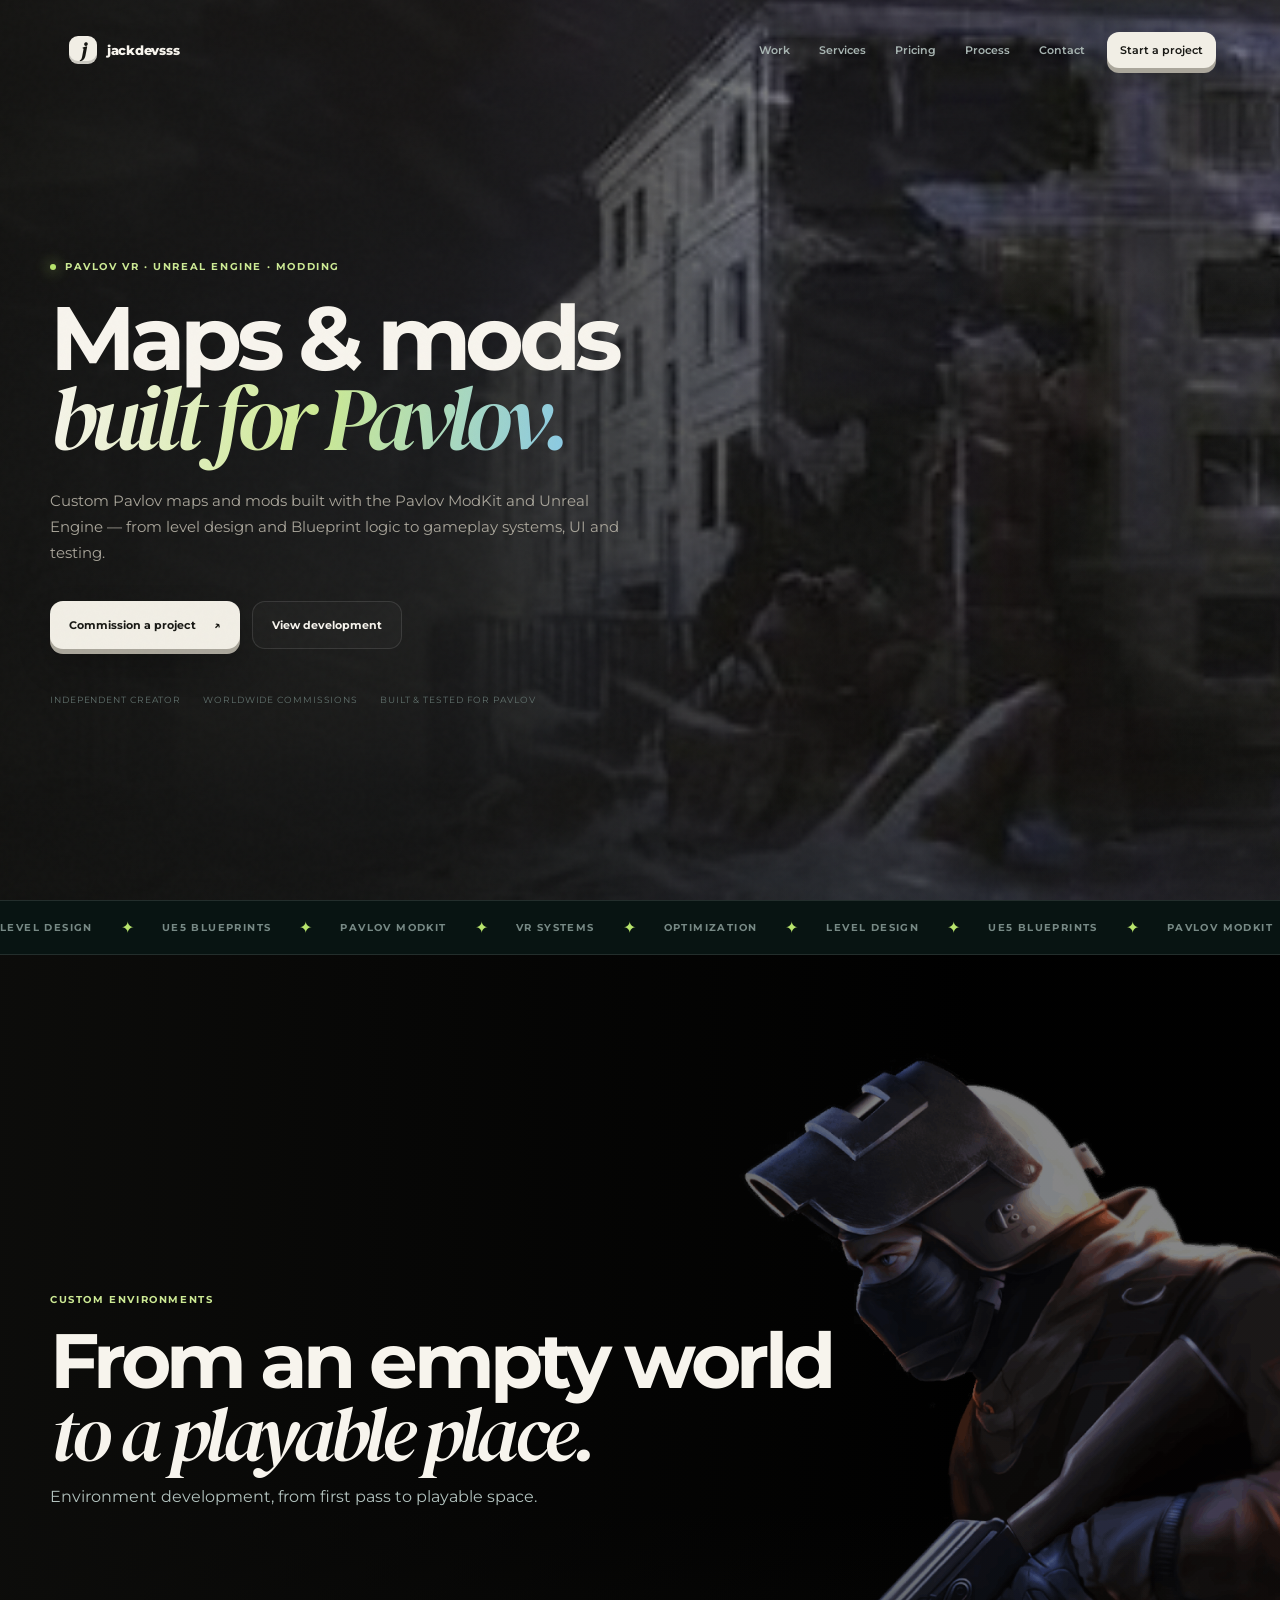
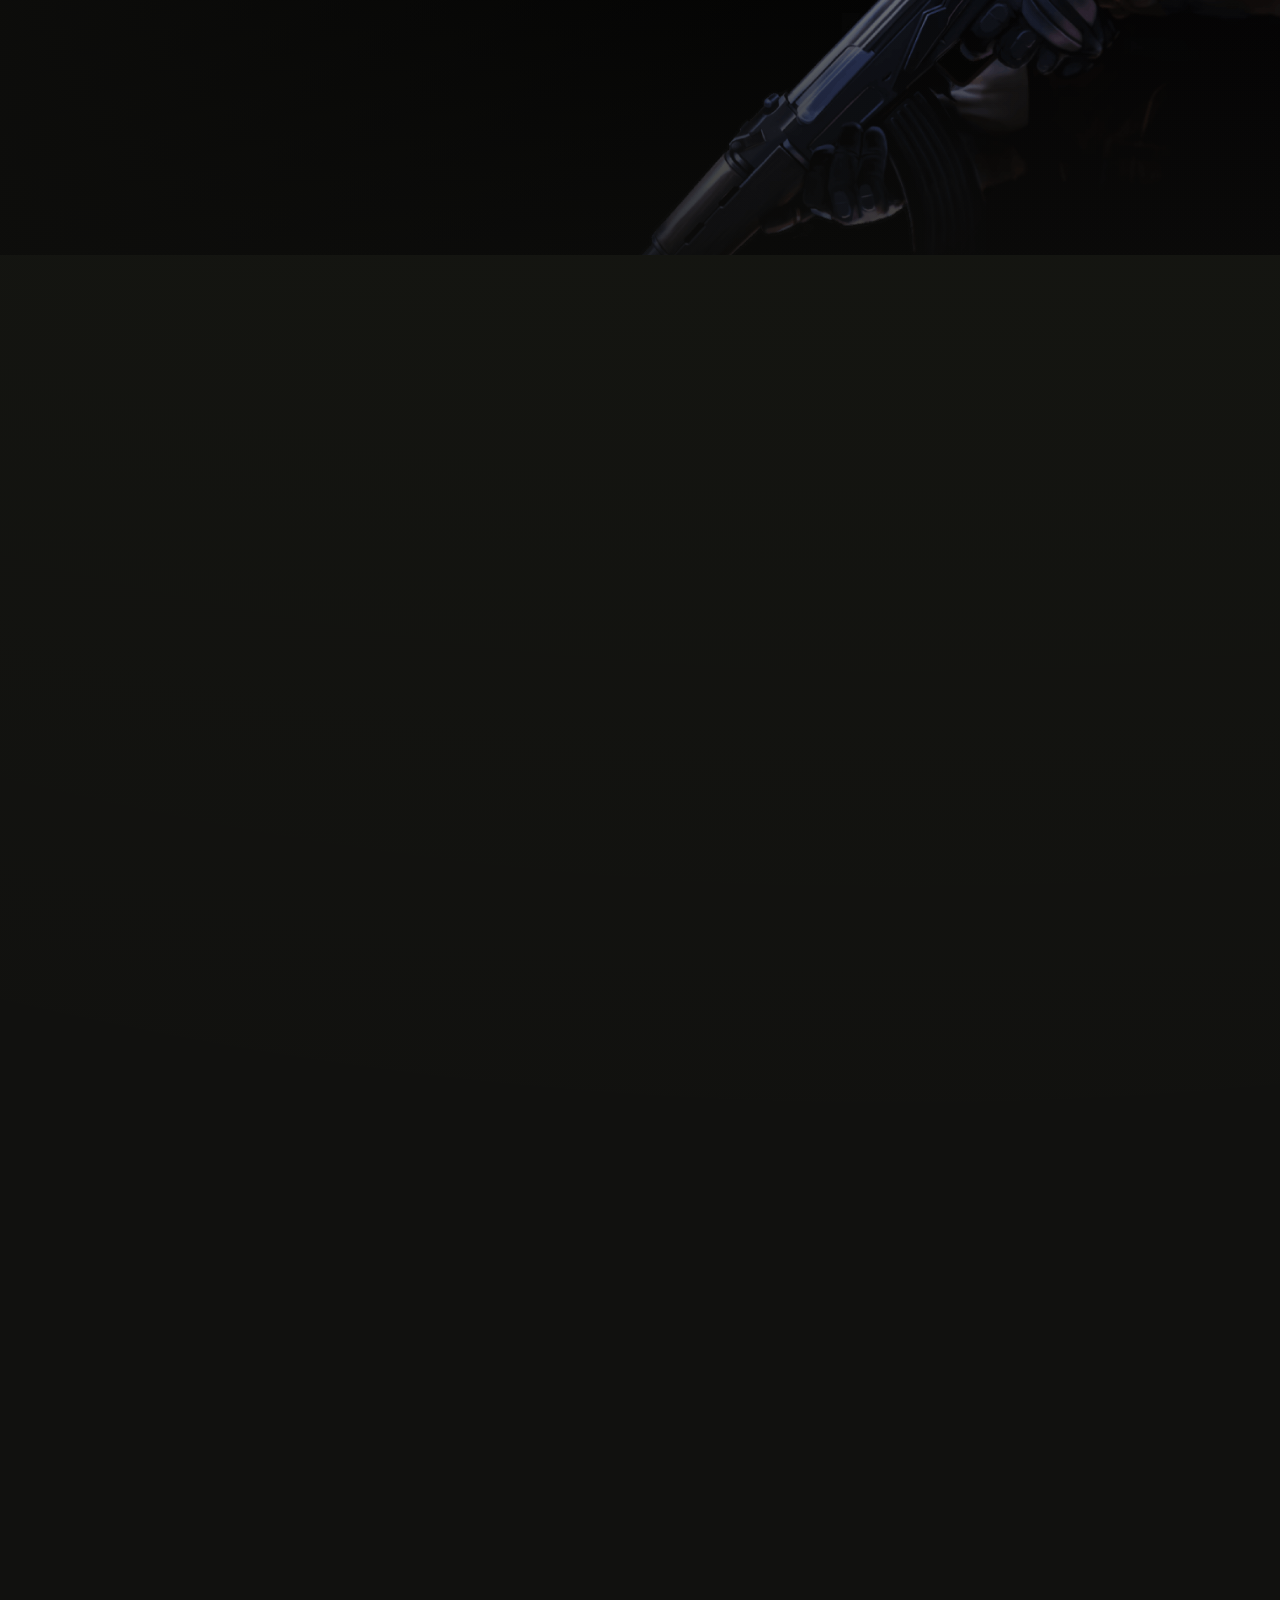
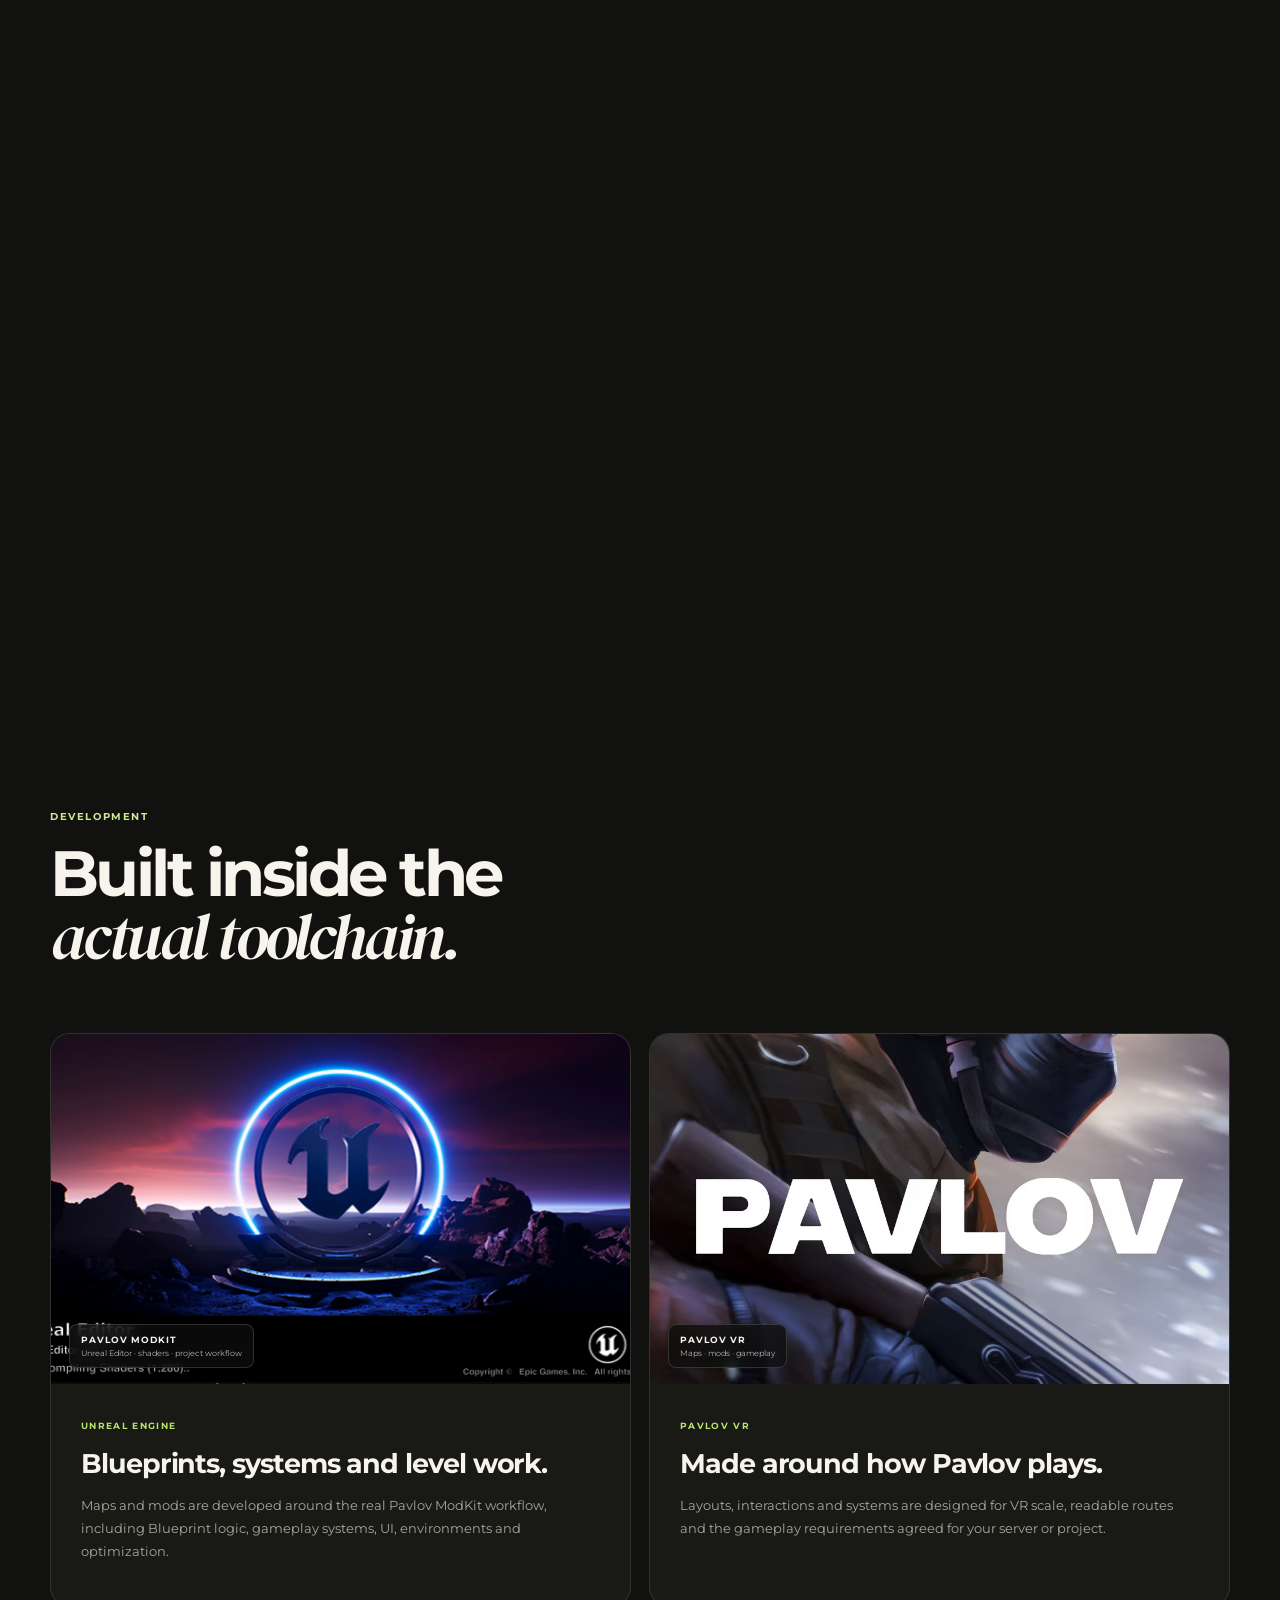
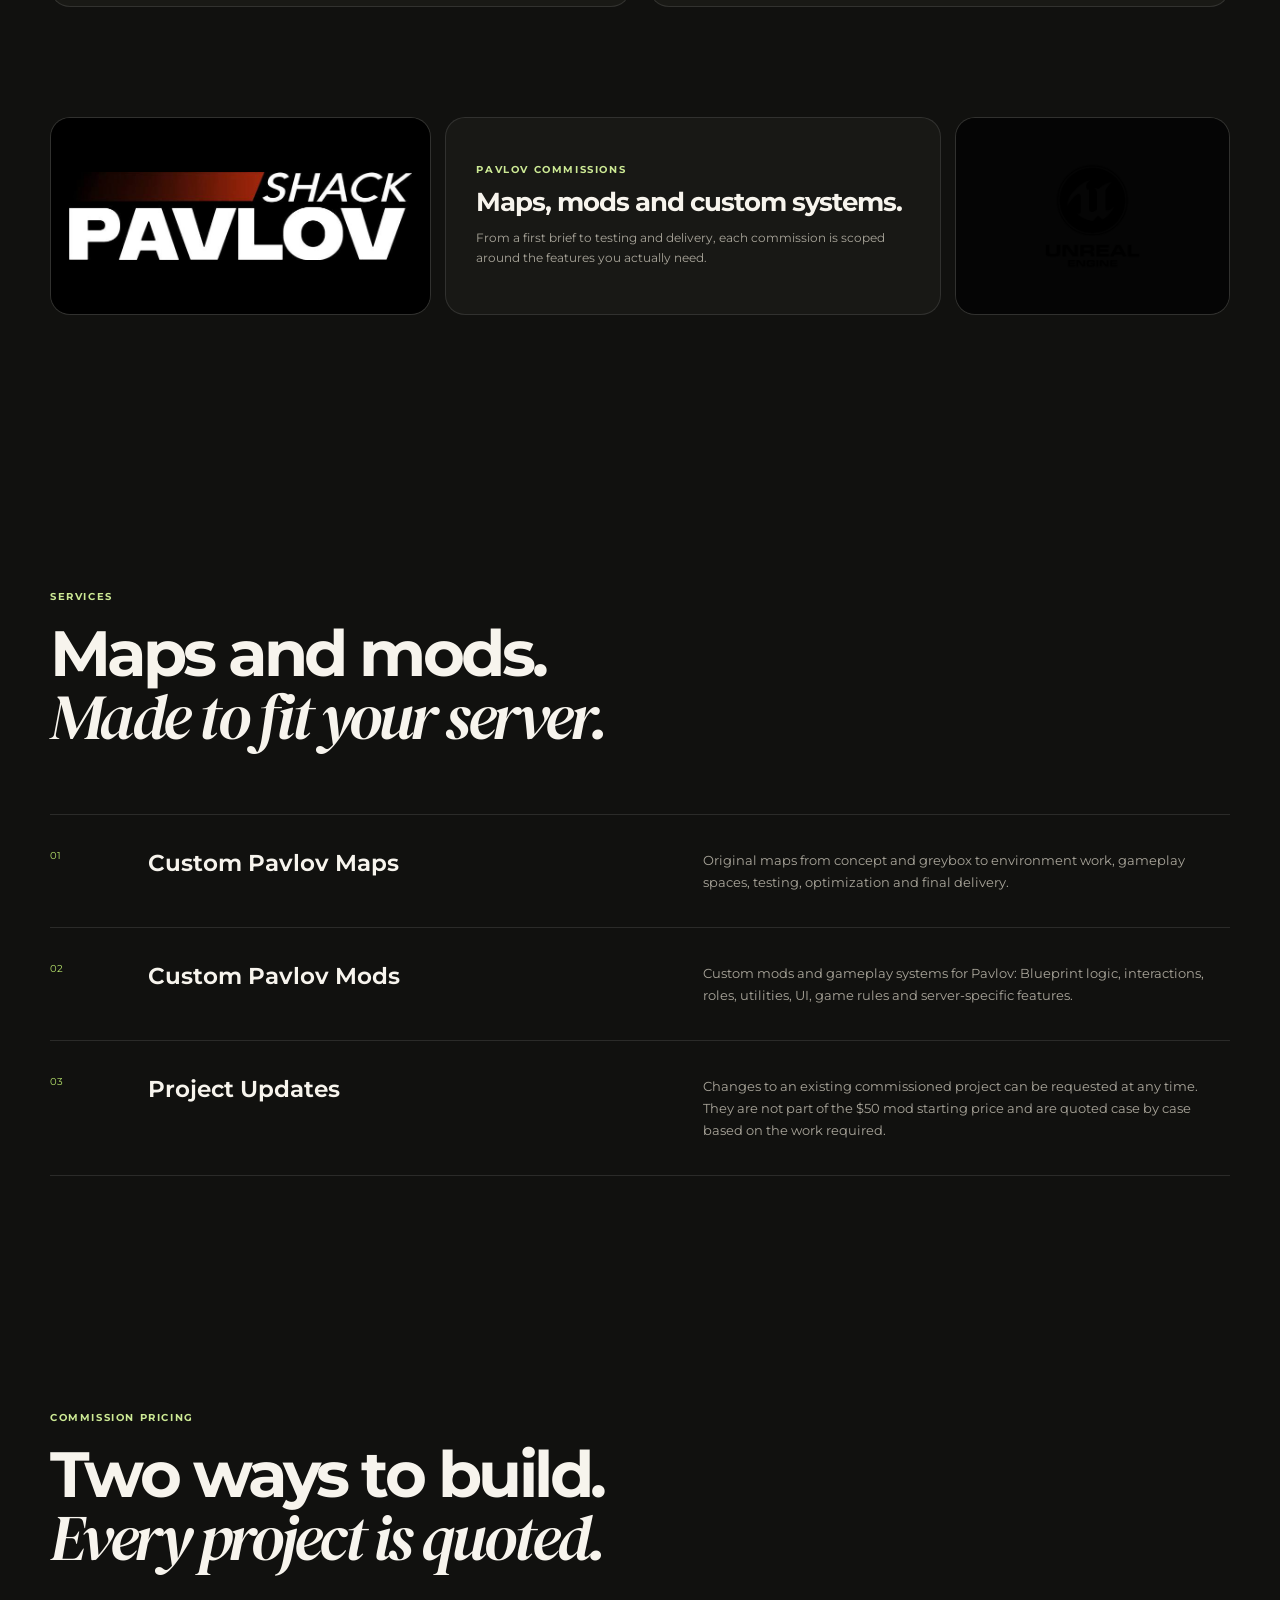
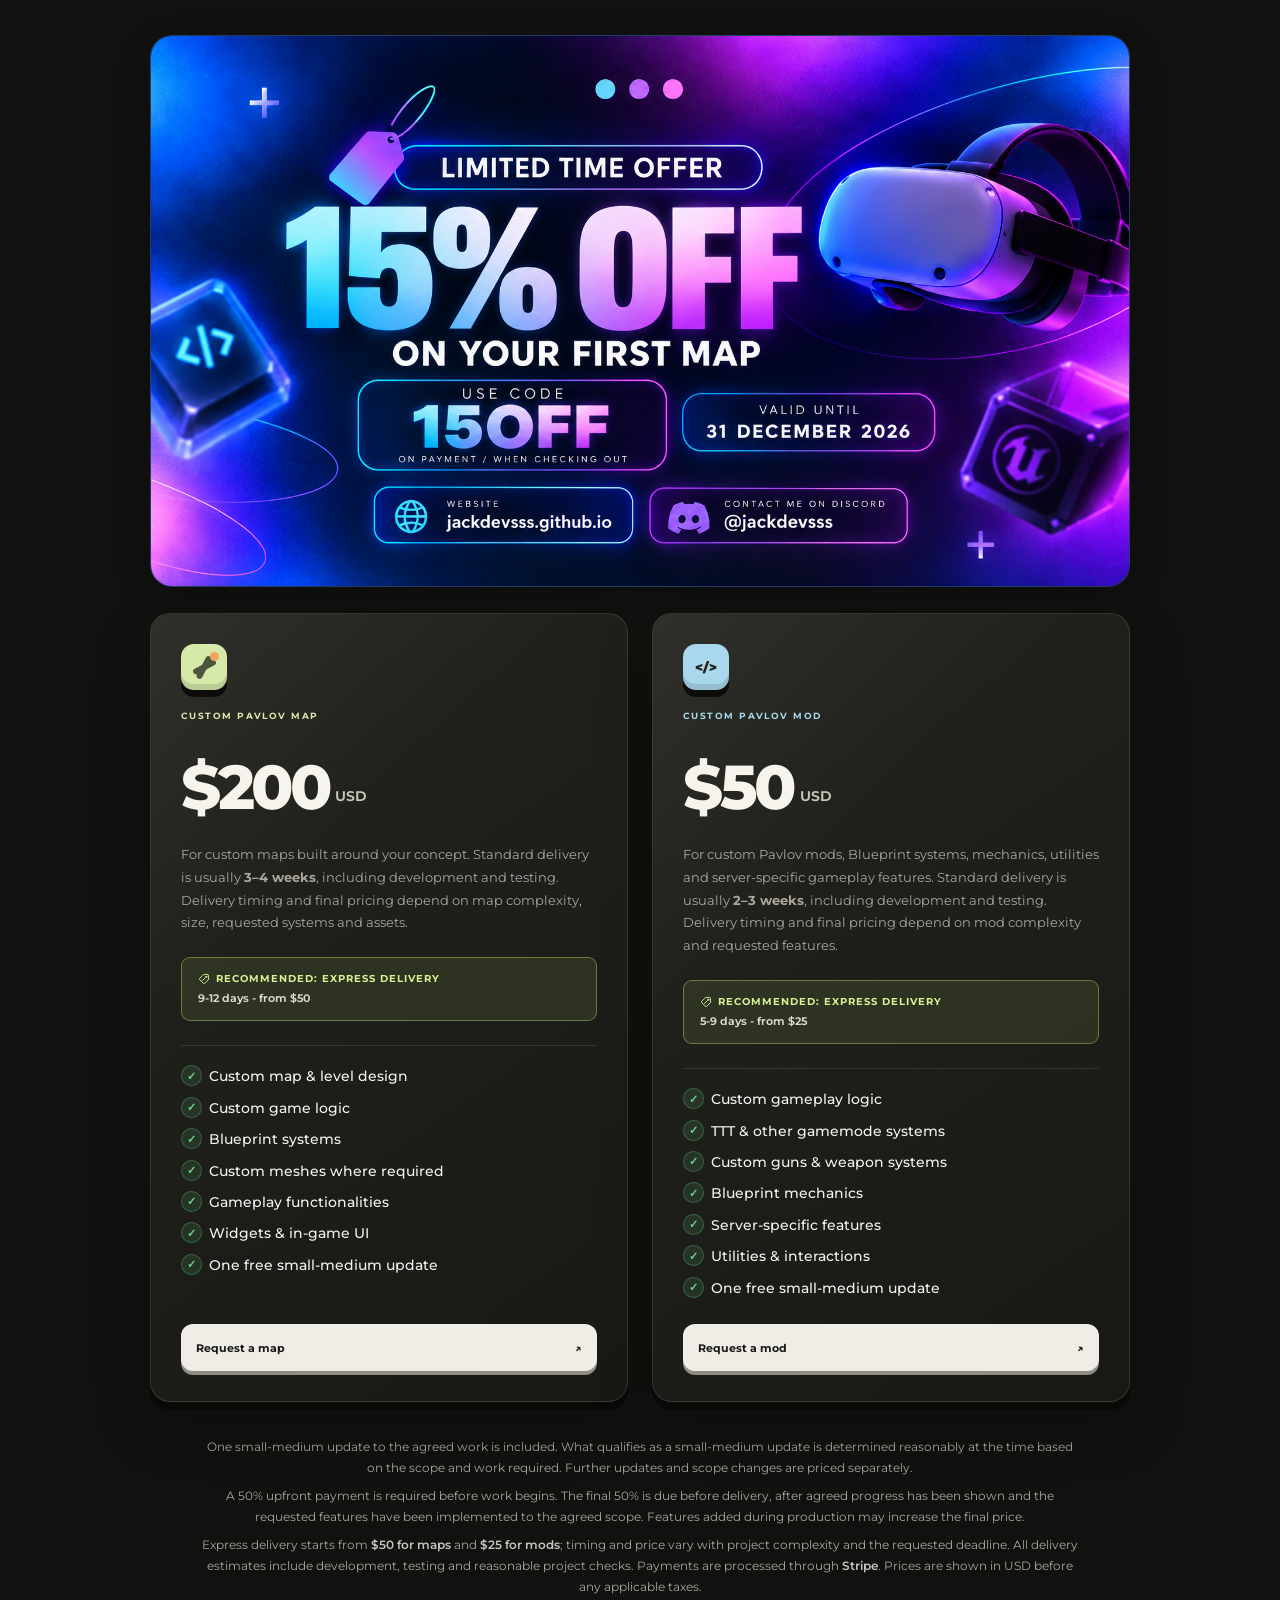
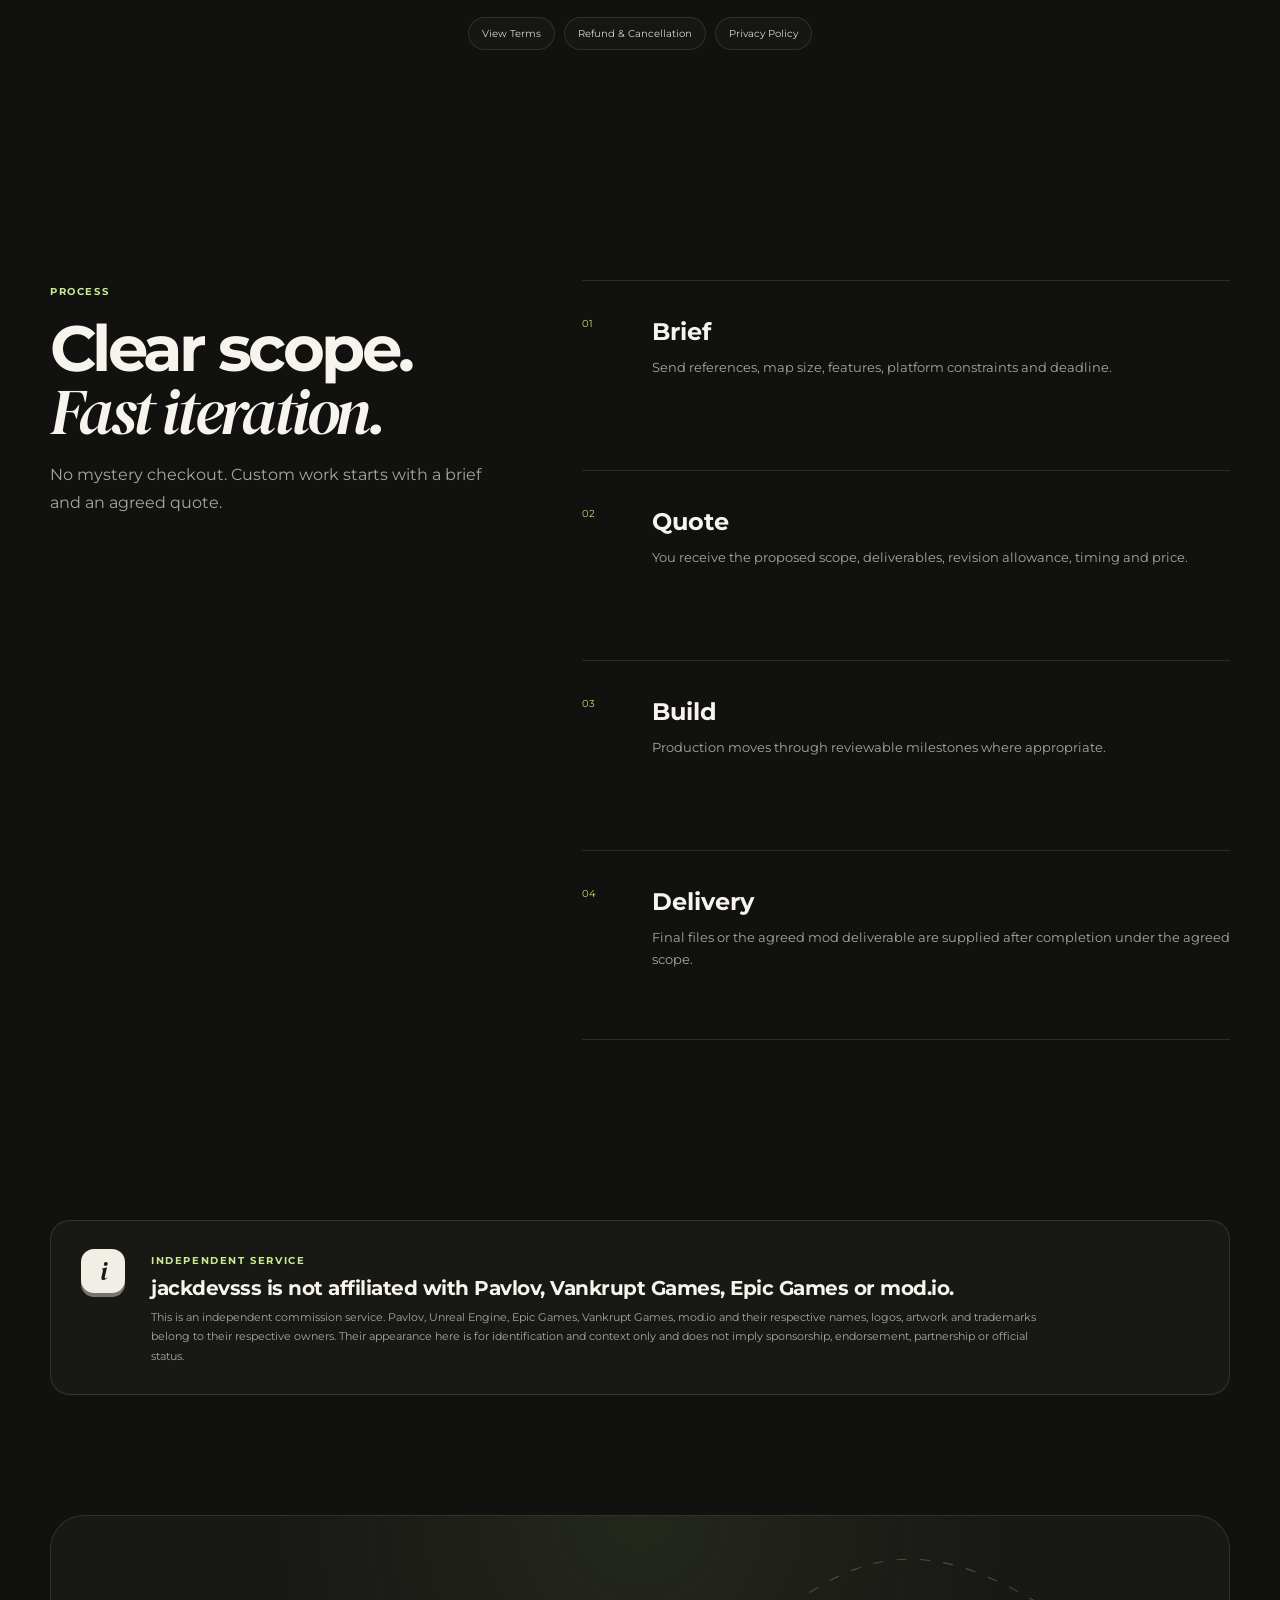
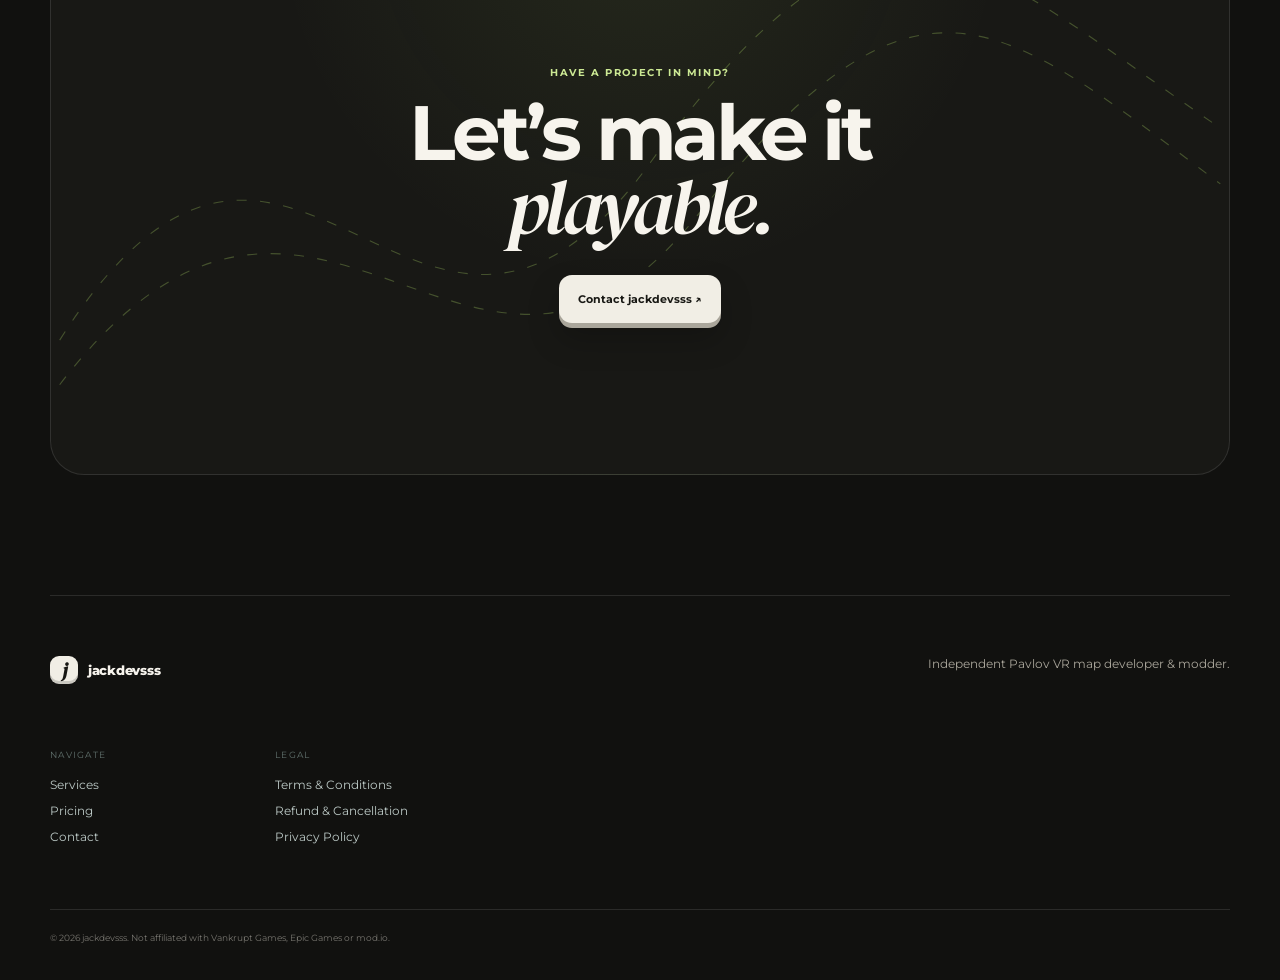
<file: index.html>
<!doctype html><html lang="en"><head><meta charset="utf-8"><meta name="viewport" content="width=device-width,initial-scale=1"><meta name="description" content="jackdevsss — custom Pavlov VR maps, UE5 Blueprint systems and modding commissions."><meta name="theme-color" content="#07100f"><title>jackdevsss — Pavlov Maps & Modding</title><link rel="preconnect" href="https://fonts.googleapis.com"><link rel="preconnect" href="https://fonts.gstatic.com" crossorigin><link href="https://fonts.googleapis.com/css2?family=DM+Serif+Display:ital@0;1&family=Montserrat:wght@400;500;600;700;800&display=swap" rel="stylesheet"><link rel="stylesheet" href="assets/styles.css"><script defer src="assets/main.js"></script></head><body>
<div class="noise"></div><div class="cursor-glow"></div>
<header class="site-header" data-header><a class="brand" href="index.html"><span class="brand-mark">j</span><span>jackdevsss</span></a><button class="menu-toggle" data-menu-toggle aria-label="Open navigation"><span></span><span></span></button><nav class="nav" data-nav><a href="#work">Work</a><a href="#services">Services</a><a href="#pricing">Pricing</a><a href="#process">Process</a><a href="contact.html">Contact</a><a class="nav-cta" href="contact.html">Start a project</a></nav></header>
<main>
<section class="hero hero-photo section-shell"><div class="hero-copy reveal"><div class="eyebrow"><span class="status-dot"></span>Pavlov VR · Unreal Engine · Modding</div><h1>Maps & mods<br><em>built for Pavlov.</em></h1><p class="hero-text">Custom Pavlov maps and mods built with the Pavlov ModKit and Unreal Engine — from level design and Blueprint logic to gameplay systems, UI and testing.</p><div class="hero-actions"><a class="button button-primary magnetic" href="contact.html">Commission a project <span>↗</span></a><a class="button button-ghost" href="#work">View development</a></div><div class="hero-meta"><span>Independent creator</span><span>Worldwide commissions</span><span>Built & tested for Pavlov</span></div></div></section>
<div class="marquee"><div class="marquee-track"><span>LEVEL DESIGN</span><i>✦</i><span>UE5 BLUEPRINTS</span><i>✦</i><span>PAVLOV MODKIT</span><i>✦</i><span>VR SYSTEMS</span><i>✦</i><span>OPTIMIZATION</span><i>✦</i><span>LEVEL DESIGN</span><i>✦</i><span>UE5 BLUEPRINTS</span><i>✦</i><span>PAVLOV MODKIT</span></div></div>
<section class="map-story" id="work" data-sequence><div class="map-sticky"><img src="assets/map-sequence/frame-01.png" alt="Pavlov custom map development sequence" data-sequence-image><div class="map-overlay"></div><div class="map-copy section-shell"><span class="kicker">Custom environments</span><h2>From an empty world<br><em>to a playable place.</em></h2><p>Environment development, from first pass to playable space.</p></div></div></section>
<section class="work section-shell"><div class="section-heading reveal"><span class="kicker">Development</span><h2>Built inside the<br><em>actual toolchain.</em></h2></div><div class="project-grid visual-grid"><article class="tool-card reveal" data-tilt><div class="tool-shot supplied-shot"><img src="assets/showcase/pavlov-modkit.png" alt="Pavlov ModKit Unreal Editor"><div class="real-shot-label"><b>PAVLOV MODKIT</b><span>Unreal Editor · shaders · project workflow</span></div></div><div class="card-copy"><span>UNREAL ENGINE</span><h3>Blueprints, systems and level work.</h3><p>Maps and mods are developed around the real Pavlov ModKit workflow, including Blueprint logic, gameplay systems, UI, environments and optimization.</p></div></article><article class="tool-card reveal" data-tilt><div class="tool-shot supplied-shot pavlov-art"><img src="assets/showcase/pavlov-art.jpg" alt="Pavlov artwork"><div class="real-shot-label"><b>PAVLOV VR</b><span>Maps · mods · gameplay</span></div></div><div class="card-copy"><span>PAVLOV VR</span><h3>Made around how Pavlov plays.</h3><p>Layouts, interactions and systems are designed for VR scale, readable routes and the gameplay requirements agreed for your server or project.</p></div></article></div></section>
<section class="brand-strip section-shell reveal"><div class="brand-visual pavlov-brand"><img src="assets/showcase/pavlov-logo.jpg" alt="Pavlov Shack logo"></div><div class="brand-copy"><span class="kicker">Pavlov commissions</span><h3>Maps, mods and custom systems.</h3><p>From a first brief to testing and delivery, each commission is scoped around the features you actually need.</p></div><div class="brand-visual unreal-brand"><img src="assets/showcase/unreal-logo.png" alt="Unreal Engine logo"></div></section>

<section id="services" class="services section-shell"><div class="section-heading reveal"><span class="kicker">Services</span><h2>Maps and mods.<br><em>Made to fit your server.</em></h2></div><div class="services-list"><div class="service reveal"><span>01</span><h3>Custom Pavlov Maps</h3><p>Original maps from concept and greybox to environment work, gameplay spaces, testing, optimization and final delivery.</p></div><div class="service reveal"><span>02</span><h3>Custom Pavlov Mods</h3><p>Custom mods and gameplay systems for Pavlov: Blueprint logic, interactions, roles, utilities, UI, game rules and server-specific features.</p></div><div class="service reveal"><span>03</span><h3>Project Updates</h3><p>Changes to an existing commissioned project can be requested at any time. They are not part of the $50 mod starting price and are quoted case by case based on the work required.</p></div></div></section>
<section id="pricing" class="pricing section-shell"><div class="section-heading reveal"><span class="kicker">Commission pricing</span><h2>Two ways to build.<br><em>Every project is quoted.</em></h2></div><aside class="sale-promo reveal"><img src="assets/showcase/sale-map-promo.png" alt="Limited time offer: 15% off your first map with code 15OFF, valid until 31 December 2026"></aside><div class="price-grid two"><article class="price-card game-card reveal"><div class="price-icon map-icon"><span></span><span></span><span></span></div><div class="price-label">CUSTOM PAVLOV MAP</div><div class="price">$200<small>USD</small></div><p>For custom maps built around your concept. Standard delivery is usually <strong>3–4 weeks</strong>, including development and testing. Delivery timing and final pricing depend on map complexity, size, requested systems and assets.</p><div class="delivery-pill"><strong><svg class="discount-icon" viewBox="0 0 24 24" aria-hidden="true"><path d="M20.6 13.4 13.4 20.6a2 2 0 0 1-2.8 0L3.4 13.4a2 2 0 0 1 0-2.8l7.2-7.2A2 2 0 0 1 12 2.8h6a3.2 3.2 0 0 1 3.2 3.2v6a2 2 0 0 1-.6 1.4Z"/><circle cx="16.5" cy="7.5" r="1.3"/><path d="m9 15 6-6"/></svg>RECOMMENDED: EXPRESS DELIVERY</strong><span>9-12 days - from $50</span></div><ul class="perk-list"><li>Custom map & level design</li><li>Custom game logic</li><li>Blueprint systems</li><li>Custom meshes where required</li><li>Gameplay functionalities</li><li>Widgets & in-game UI</li><li>One free small-medium update</li></ul><a class="price-button" href="contact.html">Request a map <b>↗</b></a></article><article class="price-card game-card reveal"><div class="price-icon mod-icon"><span>&lt;/&gt;</span></div><div class="price-label">CUSTOM PAVLOV MOD</div><div class="price">$50<small>USD</small></div><p>For custom Pavlov mods, Blueprint systems, mechanics, utilities and server-specific gameplay features. Standard delivery is usually <strong>2–3 weeks</strong>, including development and testing. Delivery timing and final pricing depend on mod complexity and requested features.</p><div class="delivery-pill"><strong><svg class="discount-icon" viewBox="0 0 24 24" aria-hidden="true"><path d="M20.6 13.4 13.4 20.6a2 2 0 0 1-2.8 0L3.4 13.4a2 2 0 0 1 0-2.8l7.2-7.2A2 2 0 0 1 12 2.8h6a3.2 3.2 0 0 1 3.2 3.2v6a2 2 0 0 1-.6 1.4Z"/><circle cx="16.5" cy="7.5" r="1.3"/><path d="m9 15 6-6"/></svg>RECOMMENDED: EXPRESS DELIVERY</strong><span>5-9 days - from $25</span></div><ul class="perk-list"><li>Custom gameplay logic</li><li>TTT & other gamemode systems</li><li>Custom guns & weapon systems</li><li>Blueprint mechanics</li><li>Server-specific features</li><li>Utilities & interactions</li><li>One free small-medium update</li></ul><a class="price-button" href="contact.html">Request a mod <b>↗</b></a></article></div><div class="pricing-fineprint reveal"><p>One small-medium update to the agreed work is included. What qualifies as a small-medium update is determined reasonably at the time based on the scope and work required. Further updates and scope changes are priced separately.</p><p>A 50% upfront payment is required before work begins. The final 50% is due before delivery, after agreed progress has been shown and the requested features have been implemented to the agreed scope. Features added during production may increase the final price.</p><p>Express delivery starts from <strong>$50 for maps</strong> and <strong>$25 for mods</strong>; timing and price vary with project complexity and the requested deadline. All delivery estimates include development, testing and reasonable project checks. Payments are processed through <strong>Stripe</strong>. Prices are shown in USD before any applicable taxes.</p><div class="payment-links"><a href="terms.html">View Terms</a><a href="refund-policy.html">Refund & Cancellation</a><a href="privacy.html">Privacy Policy</a></div></div></section>
<section id="process" class="process section-shell"><div class="process-sticky reveal"><span class="kicker">Process</span><h2>Clear scope.<br><em>Fast iteration.</em></h2><p>No mystery checkout. Custom work starts with a brief and an agreed quote.</p></div><div class="process-steps"><article class="step reveal"><span>01</span><div><h3>Brief</h3><p>Send references, map size, features, platform constraints and deadline.</p></div></article><article class="step reveal"><span>02</span><div><h3>Quote</h3><p>You receive the proposed scope, deliverables, revision allowance, timing and price.</p></div></article><article class="step reveal"><span>03</span><div><h3>Build</h3><p>Production moves through reviewable milestones where appropriate.</p></div></article><article class="step reveal"><span>04</span><div><h3>Delivery</h3><p>Final files or the agreed mod deliverable are supplied after completion under the agreed scope.</p></div></article></div></section>
<section class="independence section-shell reveal"><div class="independence-mark">i</div><div><span class="kicker">Independent service</span><h3>jackdevsss is not affiliated with Pavlov, Vankrupt Games, Epic Games or mod.io.</h3><p>This is an independent commission service. Pavlov, Unreal Engine, Epic Games, Vankrupt Games, mod.io and their respective names, logos, artwork and trademarks belong to their respective owners. Their appearance here is for identification and context only and does not imply sponsorship, endorsement, partnership or official status.</p></div></section>
<section class="cta section-shell reveal"><div class="cta-lines"><svg viewBox="0 0 1000 500"><path d="M-20 380 C190 50 300 510 510 220 S800 40 1020 190"/><path d="M-20 420 C210 120 350 520 550 270 S820 90 1020 240"/></svg></div><span class="kicker">Have a project in mind?</span><h2>Let’s make it<br><em>playable.</em></h2><a class="button button-primary magnetic" href="contact.html">Contact jackdevsss ↗</a></section>
</main>
<footer class="footer section-shell"><div class="footer-top"><a class="brand" href="index.html"><span class="brand-mark">j</span><span>jackdevsss</span></a><p>Independent Pavlov VR map developer & modder.</p></div><div class="footer-links"><div><span>Navigate</span><a href="#services">Services</a><a href="#pricing">Pricing</a><a href="contact.html">Contact</a></div><div><span>Legal</span><a href="terms.html">Terms & Conditions</a><a href="refund-policy.html">Refund & Cancellation</a><a href="privacy.html">Privacy Policy</a></div></div><div class="footer-bottom"><span>© <span data-year></span> jackdevsss. Not affiliated with Vankrupt Games, Epic Games or mod.io.</span></div></footer>
</body></html>
</file>
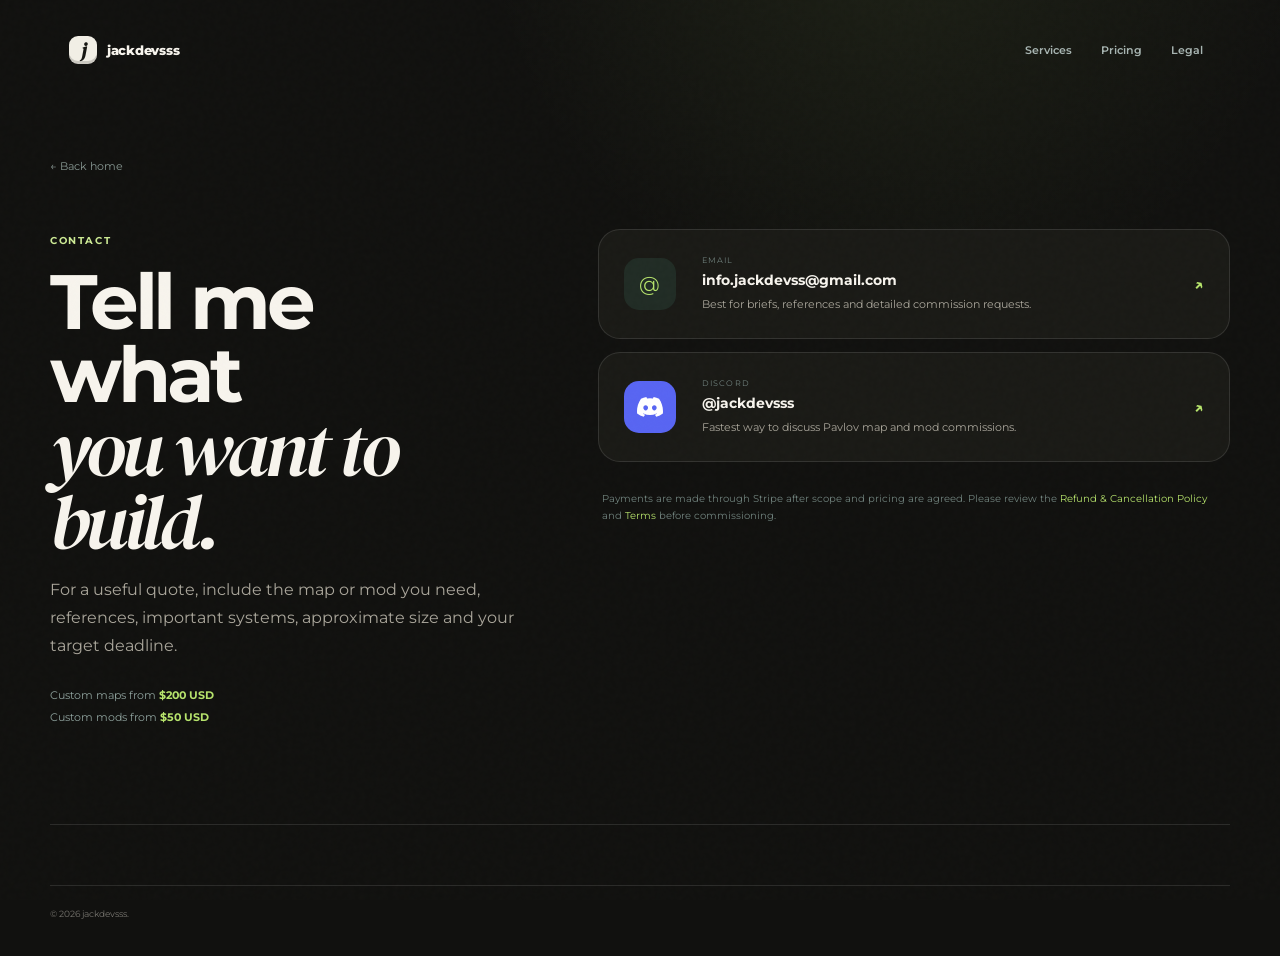
<file: contact.html>
<!doctype html><html lang="en"><head><meta charset="utf-8"><meta name="viewport" content="width=device-width,initial-scale=1"><meta name="description" content="Contact jackdevsss for Pavlov VR maps and custom Pavlov mods."><title>Contact — jackdevsss</title><link rel="preconnect" href="https://fonts.googleapis.com"><link rel="preconnect" href="https://fonts.gstatic.com" crossorigin><link href="https://fonts.googleapis.com/css2?family=DM+Serif+Display:ital@0;1&family=Montserrat:wght@400;500;600;700;800&display=swap" rel="stylesheet"><link rel="stylesheet" href="assets/styles.css"><script defer src="assets/main.js"></script></head><body><div class="noise"></div><header class="site-header" data-header><a class="brand" href="index.html"><span class="brand-mark">j</span><span>jackdevsss</span></a><nav class="nav static-nav"><a href="index.html#services">Services</a><a href="index.html#pricing">Pricing</a><a href="terms.html">Legal</a></nav></header><main class="contact-page section-shell"><a class="back-link" href="index.html">← Back home</a><div class="contact-grid"><div class="contact-copy reveal"><span class="kicker">Contact</span><h1>Tell me what<br><em>you want to build.</em></h1><p>For a useful quote, include the map or mod you need, references, important systems, approximate size and your target deadline.</p><div class="contact-prices"><span>Custom maps from <b>$200 USD</b></span><span>Custom mods from <b>$50 USD</b></span></div></div><div class="contact-options reveal"><a class="contact-method" href="mailto:info.jackdevss@gmail.com"><div class="method-icon mail-icon">@</div><div><span>EMAIL</span><strong>info.jackdevss@gmail.com</strong><p>Best for briefs, references and detailed commission requests.</p></div><b>↗</b></a><a class="contact-method discord" href="https://discord.com/users/975115280911065088" target="_blank" rel="noopener noreferrer"><div class="method-icon"><svg viewBox="0 0 127.14 96.36" aria-label="Discord"><path fill="currentColor" d="M107.7 8.07A105.15 105.15 0 0 0 81.47 0a72.06 72.06 0 0 0-3.36 6.83 97.68 97.68 0 0 0-29.11 0A72.37 72.37 0 0 0 45.64 0a105.89 105.89 0 0 0-26.25 8.09C2.79 32.65-1.71 56.6.54 80.21a105.73 105.73 0 0 0 32.17 16.15 77.7 77.7 0 0 0 6.89-9.05 68.42 68.42 0 0 1-10.85-5.18c.91-.66 1.8-1.34 2.66-2a75.57 75.57 0 0 0 64.32 0c.87.71 1.76 1.39 2.66 2a68.68 68.68 0 0 1-10.87 5.19 77 77 0 0 0 6.89 9.05 105.25 105.25 0 0 0 32.17-16.15c2.64-27.38-4.51-51.11-18.88-72.15ZM42.45 65.69C36.18 65.69 31 59.94 31 52.86S36 40 42.45 40s11.58 5.78 11.47 12.86-5.05 12.83-11.47 12.83Zm42.24 0c-6.27 0-11.43-5.75-11.43-12.83S78.25 40 84.69 40s11.58 5.78 11.47 12.86-5.05 12.83-11.47 12.83Z"/></svg></div><div><span>DISCORD</span><strong>@jackdevsss</strong><p>Fastest way to discuss Pavlov map and mod commissions.</p></div><b>↗</b></a><div class="contact-foot">Payments are made through Stripe after scope and pricing are agreed. Please review the <a href="refund-policy.html">Refund & Cancellation Policy</a> and <a href="terms.html">Terms</a> before commissioning.</div></div></div></main><footer class="footer section-shell"><div class="footer-bottom"><span>© <span data-year></span> jackdevsss.</span></div></footer></body></html>
</file>
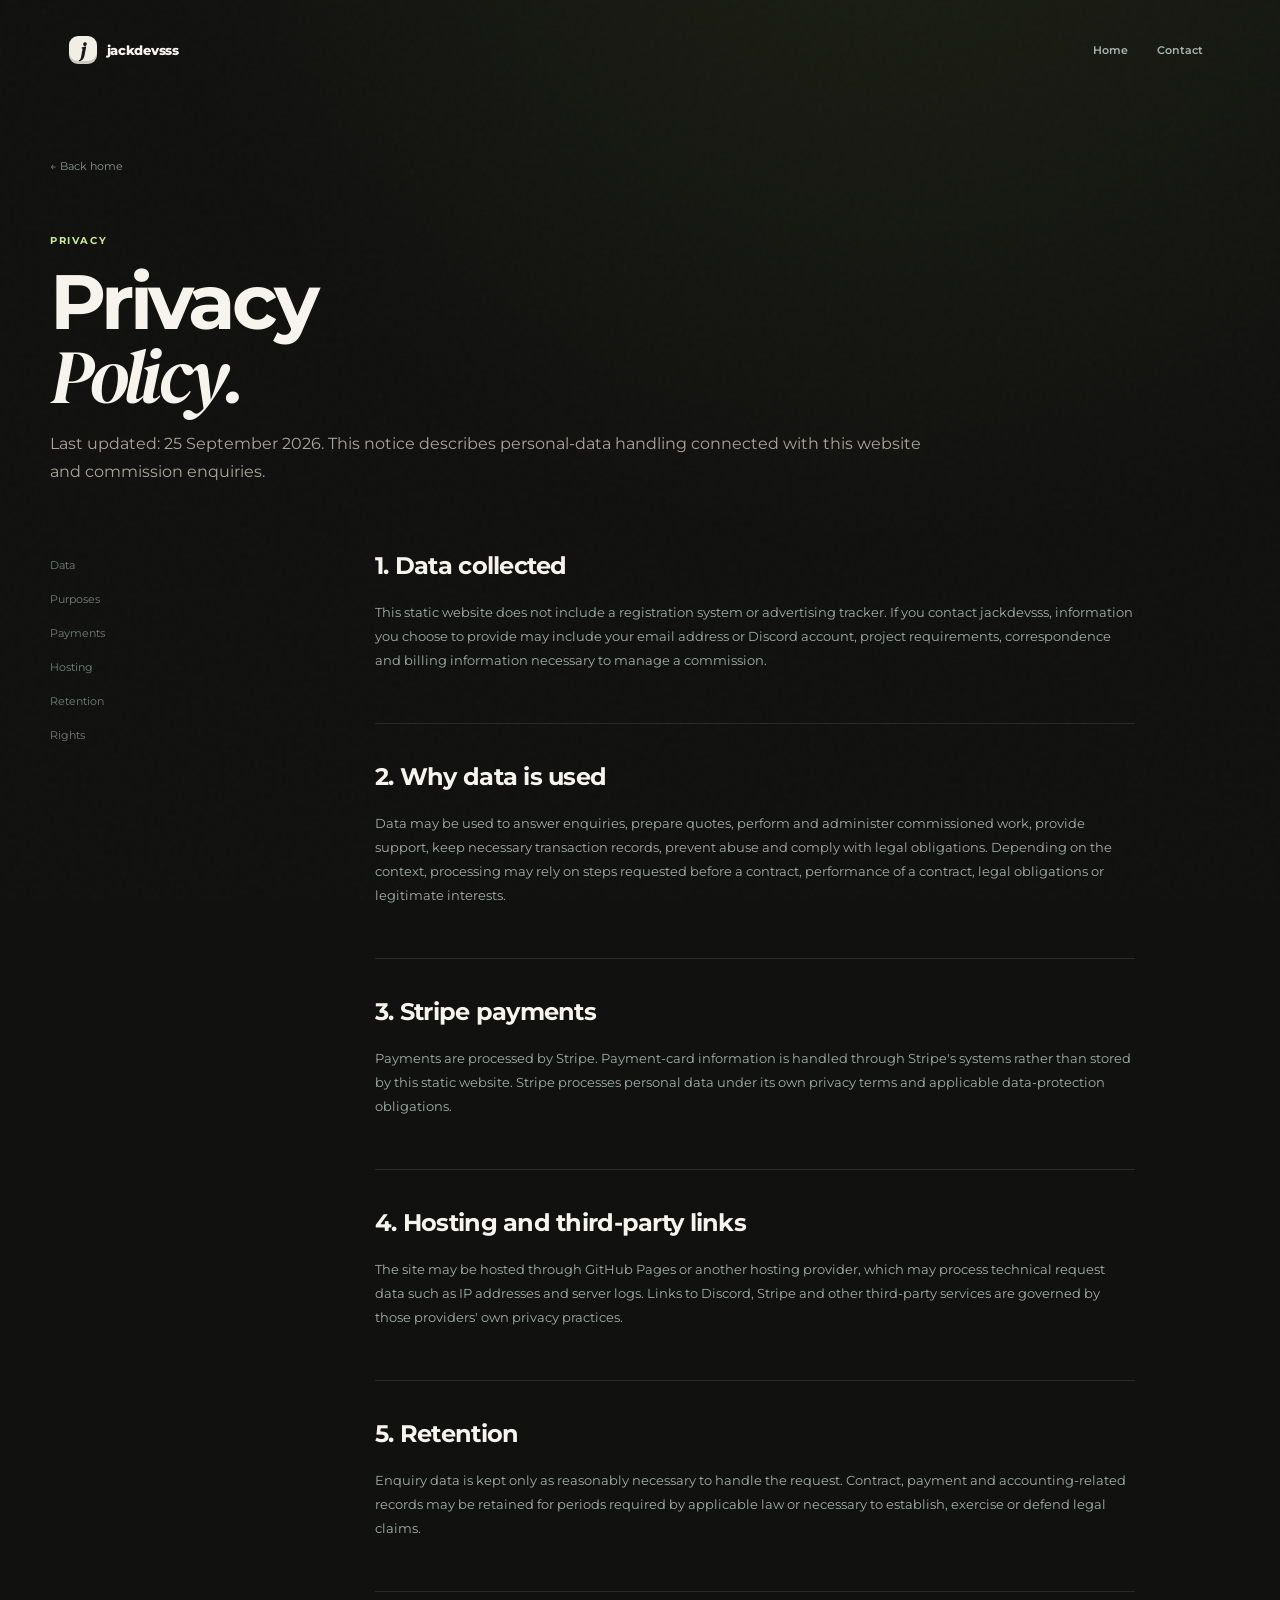
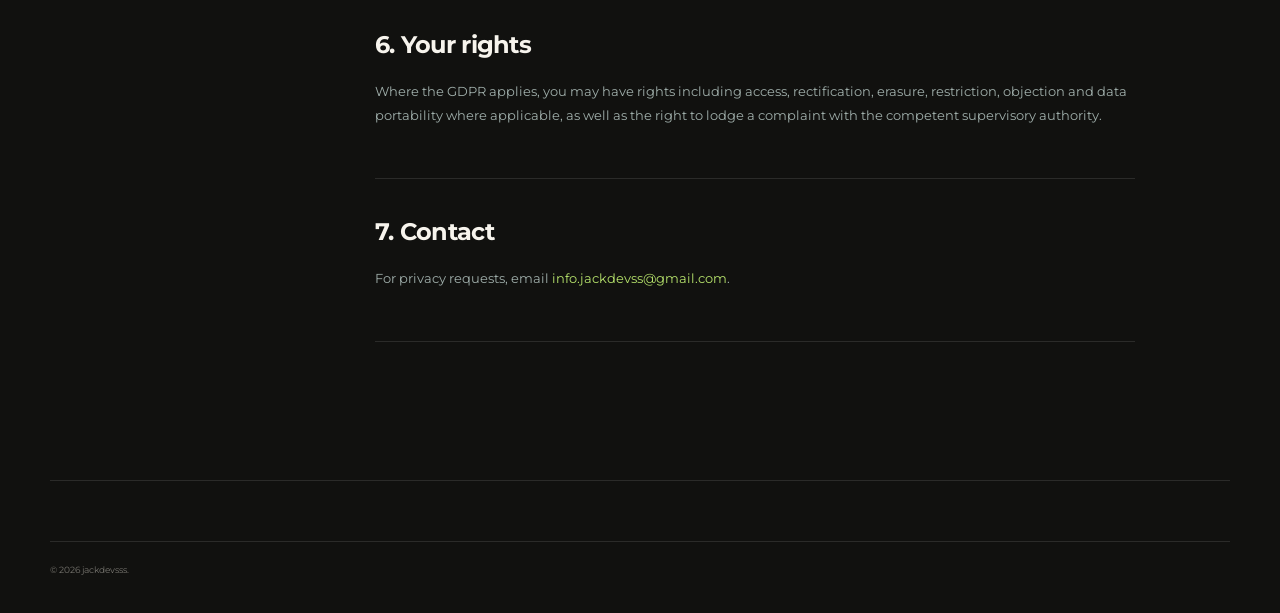
<file: privacy.html>
<!doctype html><html lang="en"><head><meta charset="utf-8"><meta name="viewport" content="width=device-width,initial-scale=1"><title>Privacy Policy — jackdevsss</title><link rel="preconnect" href="https://fonts.googleapis.com"><link rel="preconnect" href="https://fonts.gstatic.com" crossorigin><link href="https://fonts.googleapis.com/css2?family=DM+Serif+Display:ital@0;1&family=Montserrat:wght@400;500;600;700;800&display=swap" rel="stylesheet"><link rel="stylesheet" href="assets/styles.css"><script defer src="assets/main.js"></script></head><body><div class="noise"></div><header class="site-header" data-header><a class="brand" href="index.html"><span class="brand-mark">j</span><span>jackdevsss</span></a><nav class="nav static-nav"><a href="index.html">Home</a><a href="contact.html">Contact</a></nav></header><main class="legal-page section-shell"><a class="back-link" href="index.html">← Back home</a><div class="legal-hero reveal"><span class="kicker">Privacy</span><h1>Privacy<br><em>Policy.</em></h1><p>Last updated: 25 September 2026. This notice describes personal-data handling connected with this website and commission enquiries.</p></div><div class="legal-layout"><aside class="legal-nav"><a href="#data">Data</a><a href="#purpose">Purposes</a><a href="#payments">Payments</a><a href="#hosting">Hosting</a><a href="#retention">Retention</a><a href="#rights">Rights</a></aside><div class="legal-content"><section id="data"><h2>1. Data collected</h2><p>This static website does not include a registration system or advertising tracker. If you contact jackdevsss, information you choose to provide may include your email address or Discord account, project requirements, correspondence and billing information necessary to manage a commission.</p></section><section id="purpose"><h2>2. Why data is used</h2><p>Data may be used to answer enquiries, prepare quotes, perform and administer commissioned work, provide support, keep necessary transaction records, prevent abuse and comply with legal obligations. Depending on the context, processing may rely on steps requested before a contract, performance of a contract, legal obligations or legitimate interests.</p></section><section id="payments"><h2>3. Stripe payments</h2><p>Payments are processed by Stripe. Payment-card information is handled through Stripe's systems rather than stored by this static website. Stripe processes personal data under its own privacy terms and applicable data-protection obligations.</p></section><section id="hosting"><h2>4. Hosting and third-party links</h2><p>The site may be hosted through GitHub Pages or another hosting provider, which may process technical request data such as IP addresses and server logs. Links to Discord, Stripe and other third-party services are governed by those providers' own privacy practices.</p></section><section id="retention"><h2>5. Retention</h2><p>Enquiry data is kept only as reasonably necessary to handle the request. Contract, payment and accounting-related records may be retained for periods required by applicable law or necessary to establish, exercise or defend legal claims.</p></section><section id="rights"><h2>6. Your rights</h2><p>Where the GDPR applies, you may have rights including access, rectification, erasure, restriction, objection and data portability where applicable, as well as the right to lodge a complaint with the competent supervisory authority.</p></section><section><h2>7. Contact</h2><p>For privacy requests, email <a href="mailto:info.jackdevss@gmail.com">info.jackdevss@gmail.com</a>.</p></section></div></div></main><footer class="footer section-shell"><div class="footer-bottom"><span>© <span data-year></span> jackdevsss.</span></div></footer></body></html>
</file>
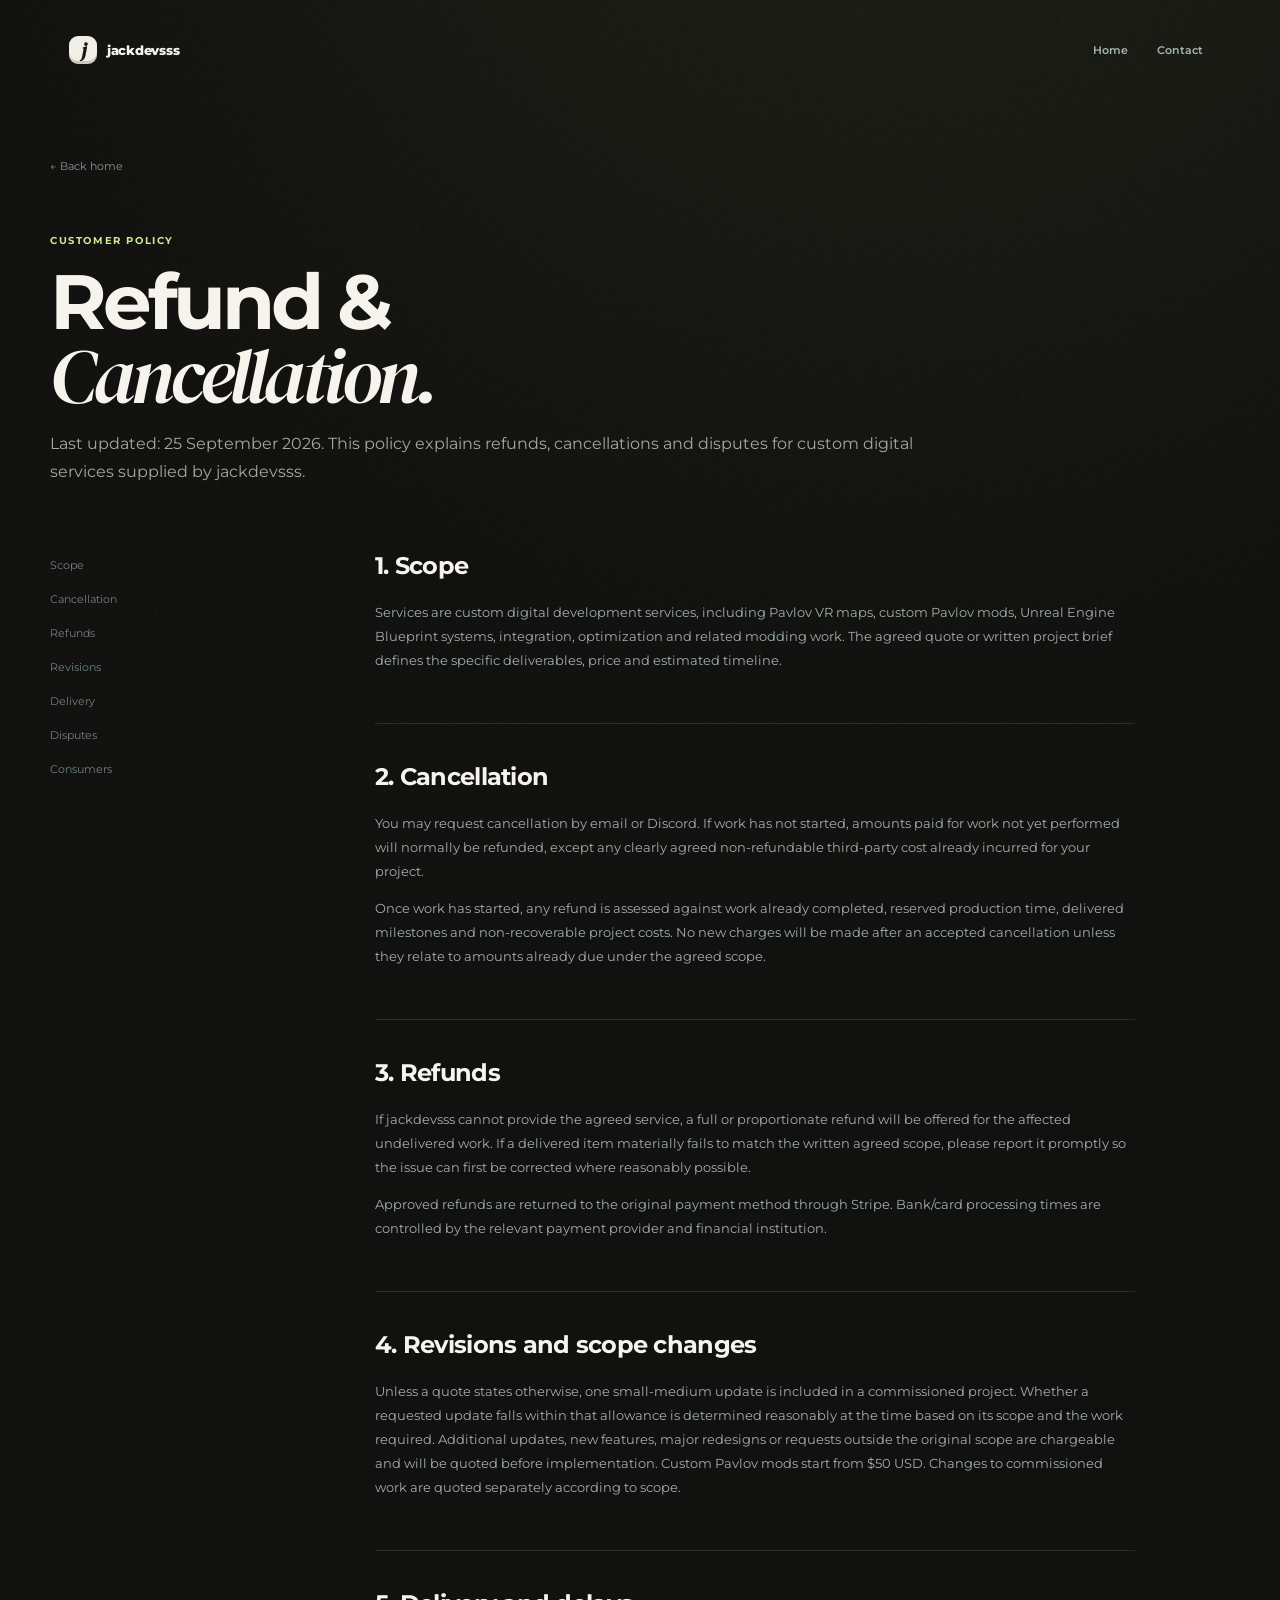
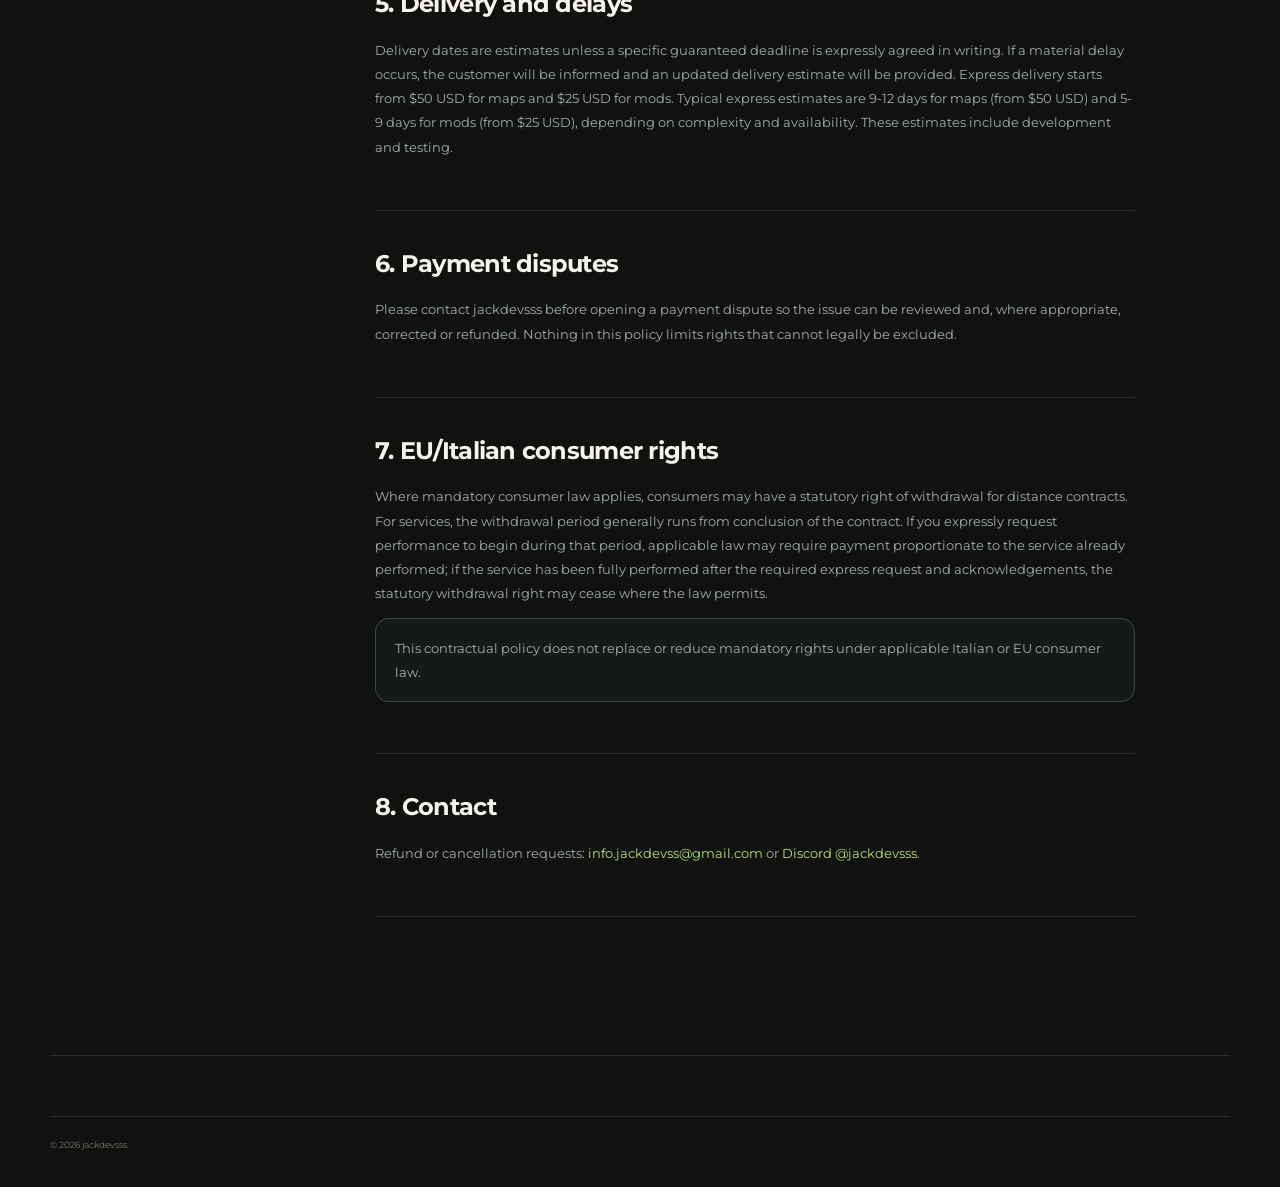
<file: refund-policy.html>
<!doctype html><html lang="en"><head><meta charset="utf-8"><meta name="viewport" content="width=device-width,initial-scale=1"><title>Refund & Cancellation Policy — jackdevsss</title><link rel="preconnect" href="https://fonts.googleapis.com"><link rel="preconnect" href="https://fonts.gstatic.com" crossorigin><link href="https://fonts.googleapis.com/css2?family=DM+Serif+Display:ital@0;1&family=Montserrat:wght@400;500;600;700;800&display=swap" rel="stylesheet"><link rel="stylesheet" href="assets/styles.css"><script defer src="assets/main.js"></script></head><body><div class="noise"></div><header class="site-header" data-header><a class="brand" href="index.html"><span class="brand-mark">j</span><span>jackdevsss</span></a><nav class="nav static-nav"><a href="index.html">Home</a><a href="contact.html">Contact</a></nav></header><main class="legal-page section-shell"><a class="back-link" href="index.html">← Back home</a><div class="legal-hero reveal"><span class="kicker">Customer policy</span><h1>Refund &<br><em>Cancellation.</em></h1><p>Last updated: 25 September 2026. This policy explains refunds, cancellations and disputes for custom digital services supplied by jackdevsss.</p></div><div class="legal-layout"><aside class="legal-nav"><a href="#scope">Scope</a><a href="#cancel">Cancellation</a><a href="#refunds">Refunds</a><a href="#revisions">Revisions</a><a href="#delivery">Delivery</a><a href="#disputes">Disputes</a><a href="#consumer">Consumers</a></aside><div class="legal-content"><section id="scope"><h2>1. Scope</h2><p>Services are custom digital development services, including Pavlov VR maps, custom Pavlov mods, Unreal Engine Blueprint systems, integration, optimization and related modding work. The agreed quote or written project brief defines the specific deliverables, price and estimated timeline.</p></section><section id="cancel"><h2>2. Cancellation</h2><p>You may request cancellation by email or Discord. If work has not started, amounts paid for work not yet performed will normally be refunded, except any clearly agreed non-refundable third-party cost already incurred for your project.</p><p>Once work has started, any refund is assessed against work already completed, reserved production time, delivered milestones and non-recoverable project costs. No new charges will be made after an accepted cancellation unless they relate to amounts already due under the agreed scope.</p></section><section id="refunds"><h2>3. Refunds</h2><p>If jackdevsss cannot provide the agreed service, a full or proportionate refund will be offered for the affected undelivered work. If a delivered item materially fails to match the written agreed scope, please report it promptly so the issue can first be corrected where reasonably possible.</p><p>Approved refunds are returned to the original payment method through Stripe. Bank/card processing times are controlled by the relevant payment provider and financial institution.</p></section><section id="revisions"><h2>4. Revisions and scope changes</h2><p>Unless a quote states otherwise, one small-medium update is included in a commissioned project. Whether a requested update falls within that allowance is determined reasonably at the time based on its scope and the work required. Additional updates, new features, major redesigns or requests outside the original scope are chargeable and will be quoted before implementation. Custom Pavlov mods start from $50 USD. Changes to commissioned work are quoted separately according to scope.</p></section><section id="delivery"><h2>5. Delivery and delays</h2><p>Delivery dates are estimates unless a specific guaranteed deadline is expressly agreed in writing. If a material delay occurs, the customer will be informed and an updated delivery estimate will be provided. Express delivery starts from $50 USD for maps and $25 USD for mods. Typical express estimates are 9-12 days for maps (from $50 USD) and 5-9 days for mods (from $25 USD), depending on complexity and availability. These estimates include development and testing.</p></section><section id="disputes"><h2>6. Payment disputes</h2><p>Please contact jackdevsss before opening a payment dispute so the issue can be reviewed and, where appropriate, corrected or refunded. Nothing in this policy limits rights that cannot legally be excluded.</p></section><section id="consumer"><h2>7. EU/Italian consumer rights</h2><p>Where mandatory consumer law applies, consumers may have a statutory right of withdrawal for distance contracts. For services, the withdrawal period generally runs from conclusion of the contract. If you expressly request performance to begin during that period, applicable law may require payment proportionate to the service already performed; if the service has been fully performed after the required express request and acknowledgements, the statutory withdrawal right may cease where the law permits.</p><p class="legal-callout">This contractual policy does not replace or reduce mandatory rights under applicable Italian or EU consumer law.</p></section><section><h2>8. Contact</h2><p>Refund or cancellation requests: <a href="mailto:info.jackdevss@gmail.com">info.jackdevss@gmail.com</a> or <a href="https://discord.com/users/975115280911065088">Discord @jackdevsss</a>.</p></section></div></div></main><footer class="footer section-shell"><div class="footer-bottom"><span>© <span data-year></span> jackdevsss.</span></div></footer></body></html>
</file>
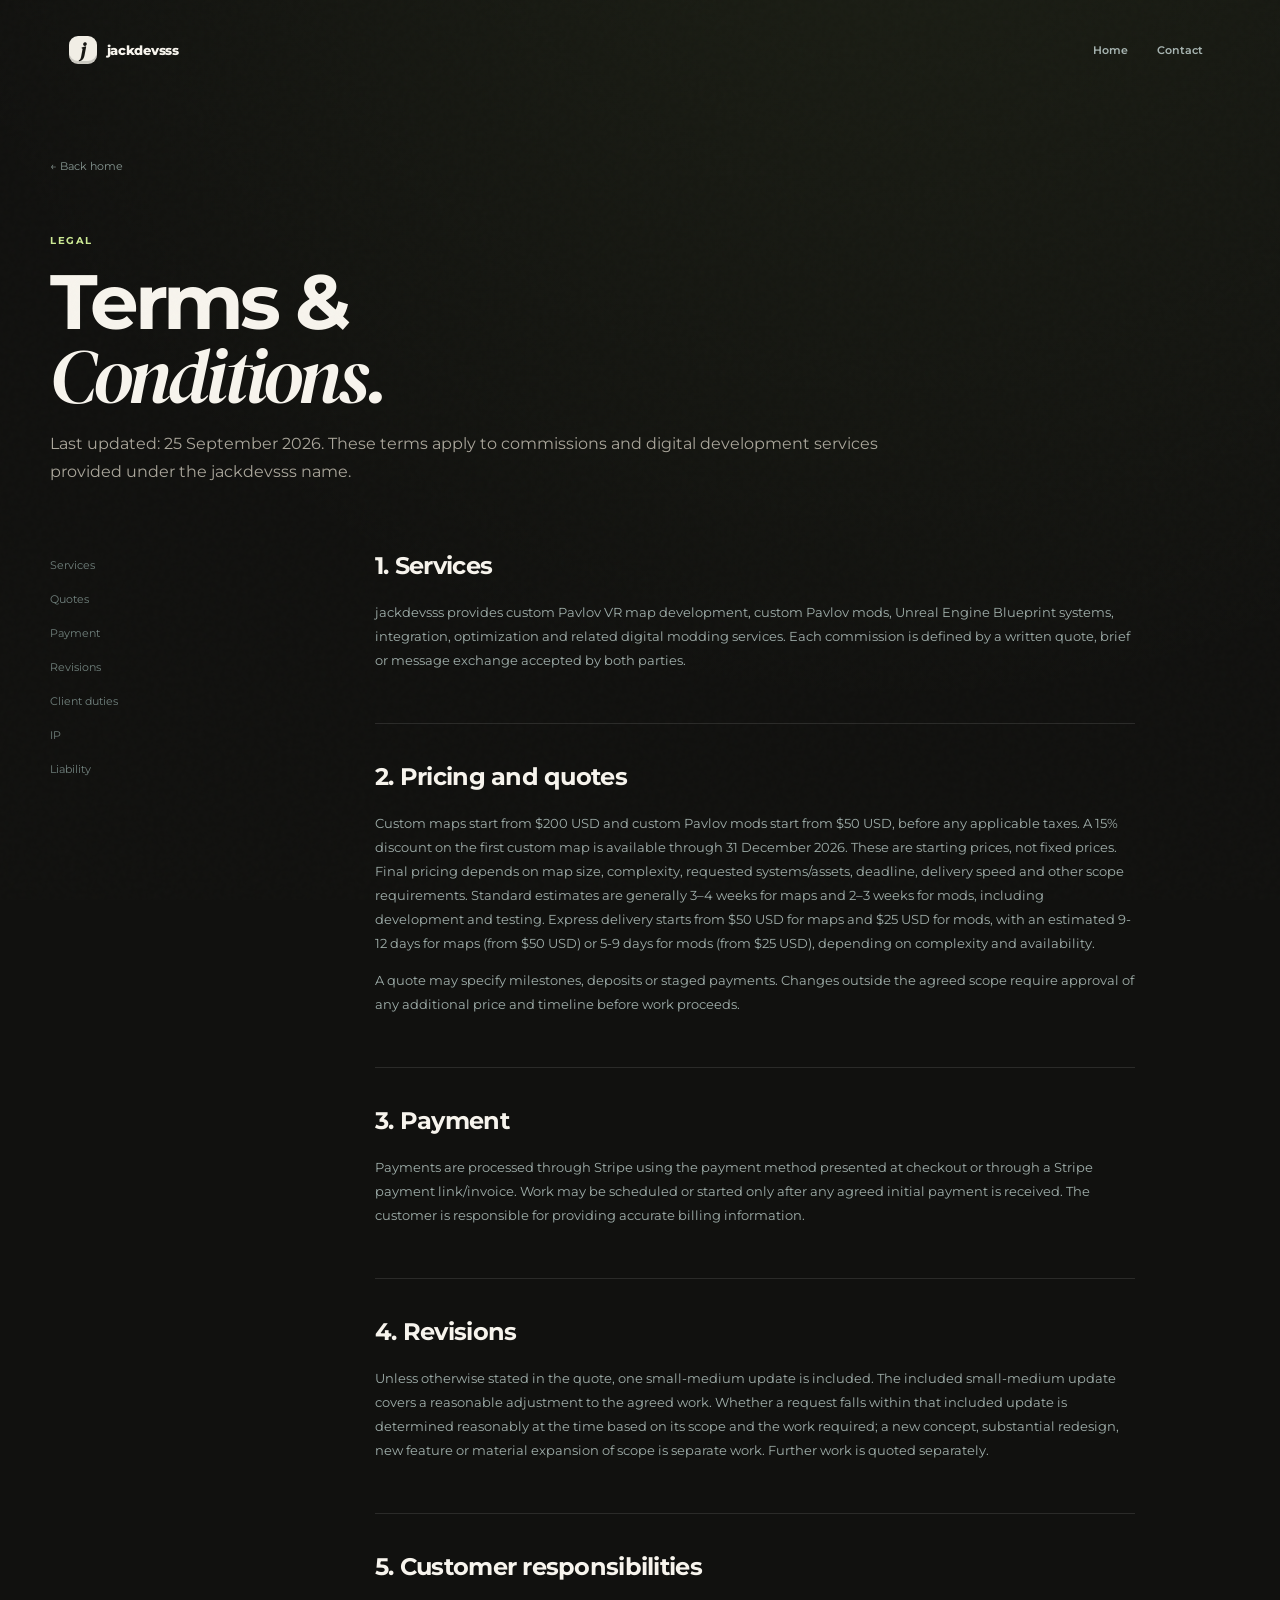
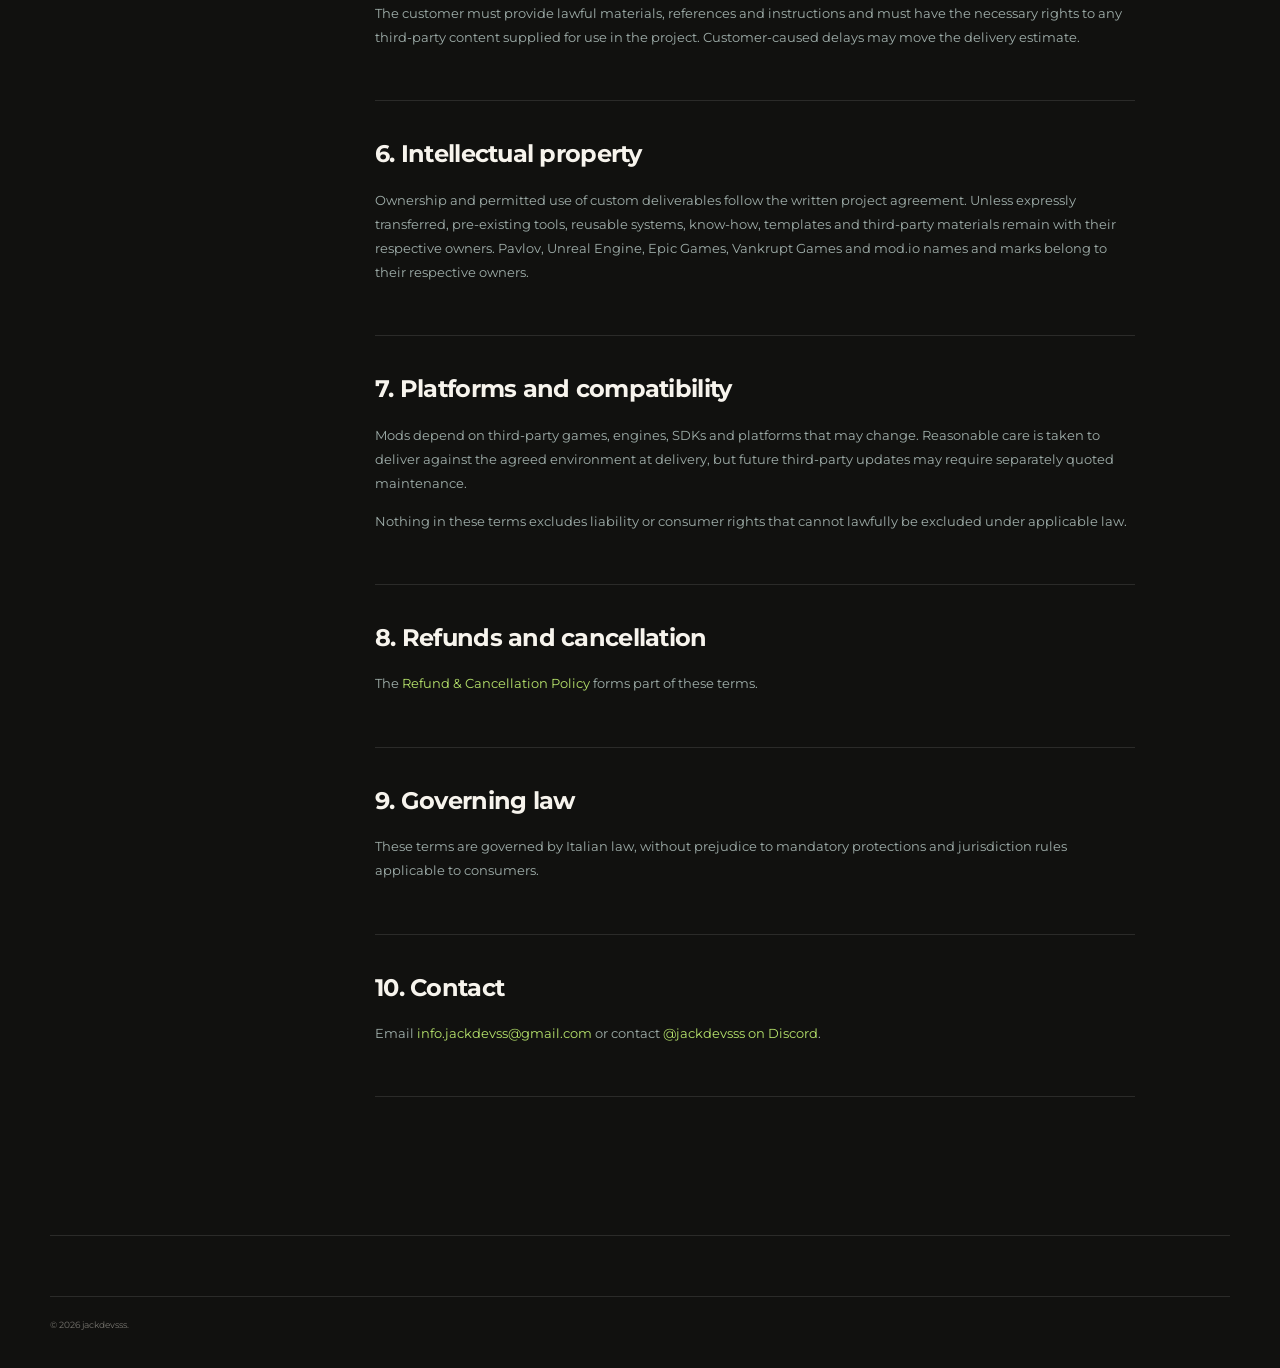
<file: terms.html>
<!doctype html><html lang="en"><head><meta charset="utf-8"><meta name="viewport" content="width=device-width,initial-scale=1"><title>Terms & Conditions — jackdevsss</title><link rel="preconnect" href="https://fonts.googleapis.com"><link rel="preconnect" href="https://fonts.gstatic.com" crossorigin><link href="https://fonts.googleapis.com/css2?family=DM+Serif+Display:ital@0;1&family=Montserrat:wght@400;500;600;700;800&display=swap" rel="stylesheet"><link rel="stylesheet" href="assets/styles.css"><script defer src="assets/main.js"></script></head><body><div class="noise"></div><header class="site-header" data-header><a class="brand" href="index.html"><span class="brand-mark">j</span><span>jackdevsss</span></a><nav class="nav static-nav"><a href="index.html">Home</a><a href="contact.html">Contact</a></nav></header><main class="legal-page section-shell"><a class="back-link" href="index.html">← Back home</a><div class="legal-hero reveal"><span class="kicker">Legal</span><h1>Terms &<br><em>Conditions.</em></h1><p>Last updated: 25 September 2026. These terms apply to commissions and digital development services provided under the jackdevsss name.</p></div><div class="legal-layout"><aside class="legal-nav"><a href="#services">Services</a><a href="#quotes">Quotes</a><a href="#payment">Payment</a><a href="#revisions">Revisions</a><a href="#client">Client duties</a><a href="#ip">IP</a><a href="#liability">Liability</a></aside><div class="legal-content"><section id="services"><h2>1. Services</h2><p>jackdevsss provides custom Pavlov VR map development, custom Pavlov mods, Unreal Engine Blueprint systems, integration, optimization and related digital modding services. Each commission is defined by a written quote, brief or message exchange accepted by both parties.</p></section><section id="quotes"><h2>2. Pricing and quotes</h2><p>Custom maps start from $200 USD and custom Pavlov mods start from $50 USD, before any applicable taxes. A 15% discount on the first custom map is available through 31 December 2026. These are starting prices, not fixed prices. Final pricing depends on map size, complexity, requested systems/assets, deadline, delivery speed and other scope requirements. Standard estimates are generally 3–4 weeks for maps and 2–3 weeks for mods, including development and testing. Express delivery starts from $50 USD for maps and $25 USD for mods, with an estimated 9-12 days for maps (from $50 USD) or 5-9 days for mods (from $25 USD), depending on complexity and availability.</p><p>A quote may specify milestones, deposits or staged payments. Changes outside the agreed scope require approval of any additional price and timeline before work proceeds.</p></section><section id="payment"><h2>3. Payment</h2><p>Payments are processed through Stripe using the payment method presented at checkout or through a Stripe payment link/invoice. Work may be scheduled or started only after any agreed initial payment is received. The customer is responsible for providing accurate billing information.</p></section><section id="revisions"><h2>4. Revisions</h2><p>Unless otherwise stated in the quote, one small-medium update is included. The included small-medium update covers a reasonable adjustment to the agreed work. Whether a request falls within that included update is determined reasonably at the time based on its scope and the work required; a new concept, substantial redesign, new feature or material expansion of scope is separate work. Further work is quoted separately.</p></section><section id="client"><h2>5. Customer responsibilities</h2><p>The customer must provide lawful materials, references and instructions and must have the necessary rights to any third-party content supplied for use in the project. Customer-caused delays may move the delivery estimate.</p></section><section id="ip"><h2>6. Intellectual property</h2><p>Ownership and permitted use of custom deliverables follow the written project agreement. Unless expressly transferred, pre-existing tools, reusable systems, know-how, templates and third-party materials remain with their respective owners. Pavlov, Unreal Engine, Epic Games, Vankrupt Games and mod.io names and marks belong to their respective owners.</p></section><section id="liability"><h2>7. Platforms and compatibility</h2><p>Mods depend on third-party games, engines, SDKs and platforms that may change. Reasonable care is taken to deliver against the agreed environment at delivery, but future third-party updates may require separately quoted maintenance.</p><p>Nothing in these terms excludes liability or consumer rights that cannot lawfully be excluded under applicable law.</p></section><section><h2>8. Refunds and cancellation</h2><p>The <a href="refund-policy.html">Refund & Cancellation Policy</a> forms part of these terms.</p></section><section><h2>9. Governing law</h2><p>These terms are governed by Italian law, without prejudice to mandatory protections and jurisdiction rules applicable to consumers.</p></section><section><h2>10. Contact</h2><p>Email <a href="mailto:info.jackdevss@gmail.com">info.jackdevss@gmail.com</a> or contact <a href="https://discord.com/users/975115280911065088">@jackdevsss on Discord</a>.</p></section></div></div></main><footer class="footer section-shell"><div class="footer-bottom"><span>© <span data-year></span> jackdevsss.</span></div></footer></body></html>
</file>
<file: assets/styles.css>
:root{--bg:#06100f;--panel:#0a1514;--panel2:#0d1b19;--text:#f4f7f6;--muted:#8c9d99;--line:rgba(211,255,244,.11);--mint:#78f7d2;--cyan:#60c9ff;--violet:#a487ff;--serif:'DM Serif Display',serif;--sans:'Montserrat',sans-serif}*{box-sizing:border-box}html{scroll-behavior:smooth}body{margin:0;background:var(--bg);color:var(--text);font-family:var(--sans);overflow-x:hidden}a{color:inherit;text-decoration:none}h1,h2,h3,p{margin-top:0}em{font-family:var(--serif);font-weight:400}.noise{position:fixed;inset:0;pointer-events:none;opacity:.055;z-index:90;background-image:url("data:image/svg+xml,%3Csvg viewBox='0 0 180 180' xmlns='http://www.w3.org/2000/svg'%3E%3Cfilter id='n'%3E%3CfeTurbulence type='fractalNoise' baseFrequency='.9' numOctaves='4' stitchTiles='stitch'/%3E%3C/filter%3E%3Crect width='100%25' height='100%25' filter='url(%23n)' opacity='.7'/%3E%3C/svg%3E")}.cursor-glow{position:fixed;width:420px;height:420px;border-radius:50%;background:radial-gradient(circle,rgba(96,201,255,.08),transparent 68%);transform:translate(-50%,-50%);pointer-events:none;z-index:0}.section-shell{width:min(1180px,calc(100% - 56px));margin-inline:auto;position:relative}.site-header{position:fixed;z-index:100;top:18px;left:50%;transform:translateX(-50%);width:min(1180px,calc(100% - 36px));height:64px;padding:0 13px 0 18px;border:1px solid transparent;border-radius:22px;display:flex;align-items:center;justify-content:space-between;transition:.3s}.site-header.scrolled{background:rgba(5,13,12,.75);backdrop-filter:blur(22px);border-color:var(--line)}.brand{display:flex;align-items:center;gap:10px;font-size:13px;font-weight:800;letter-spacing:-.02em}.brand-mark{width:28px;height:28px;border-radius:9px;display:grid;place-items:center;background:linear-gradient(135deg,var(--mint),var(--cyan));color:#04100d;font-family:var(--serif);font-style:italic;font-size:19px}.nav{display:flex;align-items:center;gap:3px}.nav a{font-size:11px;font-weight:600;color:#a8b5b2;padding:11px 13px}.nav a:hover{color:#fff}.nav .nav-cta{color:#06100f;background:var(--mint);border-radius:12px;margin-left:6px}.menu-toggle{display:none;background:none;border:0}.hero{min-height:100vh;padding-top:165px;padding-bottom:100px;display:grid;grid-template-columns:.9fr 1.1fr;align-items:center;gap:60px}.hero-copy{z-index:2}.eyebrow,.kicker{font-size:10px;letter-spacing:.16em;text-transform:uppercase;font-weight:700;color:var(--mint)}.status-dot{display:inline-block;width:6px;height:6px;background:var(--mint);border-radius:50%;margin-right:9px;box-shadow:0 0 14px var(--mint)}.hero h1{font-size:clamp(62px,7vw,105px);line-height:.88;letter-spacing:-.065em;margin:26px 0 30px}.hero h1 em{background:linear-gradient(100deg,#fff,var(--mint) 48%,var(--cyan));-webkit-background-clip:text;color:transparent}.hero-text{max-width:570px;color:var(--muted);line-height:1.75;font-size:15px}.hero-actions{display:flex;gap:12px;margin-top:34px}.button{display:inline-flex;align-items:center;justify-content:center;gap:18px;min-height:48px;padding:0 19px;border-radius:13px;font-size:11px;font-weight:700;transition:.25s}.button-primary{background:linear-gradient(120deg,var(--mint),#a3ffe6);color:#04110e;box-shadow:0 15px 50px rgba(120,247,210,.13)}.button-ghost{border:1px solid var(--line);background:rgba(255,255,255,.025)}.hero-meta{display:flex;gap:22px;margin-top:45px;color:#62726e;font-size:9px;text-transform:uppercase;letter-spacing:.1em}.hero-visual{height:630px;position:relative}.orb{position:absolute;border-radius:50%;filter:blur(1px)}.orb-one{width:360px;height:360px;background:radial-gradient(circle,rgba(120,247,210,.19),transparent 65%);top:4%;right:-8%}.orb-two{width:420px;height:420px;background:radial-gradient(circle,rgba(164,135,255,.17),transparent 66%);bottom:-10%;left:-6%}.hero-ring{position:absolute;border:1px solid rgba(120,247,210,.1);border-radius:50%;animation:spin 28s linear infinite}.ring-a{width:520px;height:520px;right:-40px;top:50px}.ring-b{width:390px;height:390px;right:25px;top:115px;border-style:dashed;animation-direction:reverse}@keyframes spin{to{rotate:360deg}}.editor-window{position:absolute;width:94%;height:72%;left:2%;top:13%;background:#111719;border:1px solid rgba(220,255,246,.16);border-radius:20px;box-shadow:0 40px 100px rgba(0,0,0,.55);overflow:hidden;transform:rotate(-3deg)}.editor-bar{height:39px;background:#1b2325;border-bottom:1px solid #2c3839;display:flex;align-items:center;gap:6px;padding:0 13px;color:#83918f;font-size:9px}.editor-bar i{width:7px;height:7px;border-radius:50%;background:#53605e}.editor-bar span{margin-left:8px}.bp-canvas{position:absolute;inset:39px 0 0;background-color:#111719;background-image:linear-gradient(rgba(255,255,255,.035) 1px,transparent 1px),linear-gradient(90deg,rgba(255,255,255,.035) 1px,transparent 1px);background-size:24px 24px}.bp-node{position:absolute;left:var(--x);top:var(--y);width:150px;min-height:80px;border:1px solid #3a4748;border-radius:6px;background:#20292b;box-shadow:0 8px 20px rgba(0,0,0,.35);z-index:2;padding:34px 10px 10px;font-size:9px}.bp-node:before{content:"";position:absolute;inset:0 0 auto;height:25px;border-radius:5px 5px 0 0;background:#873b3b}.bp-node.branch:before{background:#7e6040}.bp-node.function:before{background:#38617e}.bp-node.variable:before{background:#4c397d}.bp-node b{position:absolute;top:7px;left:10px;font-size:8px}.bp-node small{color:#8ea09c}.bp-node i{position:absolute;width:8px;height:8px;border-radius:50%;background:#eee;right:-5px;top:45px}.bp-canvas svg,.editor-mini svg{position:absolute;inset:0;width:100%;height:100%;z-index:1}.bp-canvas path,.editor-mini path{fill:none;stroke:#e7e7e7;stroke-width:2.5;opacity:.72}.floating-tag{position:absolute;z-index:4;border:1px solid var(--line);background:rgba(9,20,18,.78);backdrop-filter:blur(12px);padding:11px 14px;border-radius:12px;font-size:9px;font-weight:700}.tag-one{right:-2%;top:14%}.tag-two{left:-3%;bottom:14%}.marquee{overflow:hidden;border-block:1px solid var(--line);background:#081412}.marquee-track{width:max-content;display:flex;gap:28px;align-items:center;padding:17px 0;animation:marquee 24s linear infinite}.marquee span{font-size:10px;font-weight:700;letter-spacing:.14em;color:#778985}.marquee i{color:var(--mint);font-style:normal}@keyframes marquee{to{transform:translateX(-45%)}}.map-story{height:420vh;position:relative}.map-sticky{height:100vh;position:sticky;top:0;overflow:hidden;background:#000}.map-sticky img{width:100%;height:100%;object-fit:cover;display:block;transform:scale(1.015)}.map-overlay{position:absolute;inset:0;background:linear-gradient(90deg,rgba(3,8,8,.88) 0%,rgba(3,8,8,.5) 35%,rgba(3,8,8,.05) 70%),linear-gradient(0deg,rgba(6,16,15,.7),transparent 35%)}.map-copy{position:absolute;left:50%;top:50%;transform:translate(-50%,-50%)}.map-copy h2{font-size:clamp(50px,6vw,92px);letter-spacing:-.06em;line-height:.94;margin:18px 0}.map-copy p{color:#b2c2be}.sequence-progress{display:flex;align-items:center;gap:13px;margin-top:36px;width:min(370px,80vw);font-size:9px}.sequence-progress i{height:1px;background:rgba(255,255,255,.22);flex:1}.sequence-progress b{display:block;width:0;height:1px;background:var(--mint)}.work,.services,.pricing,.process{padding-top:150px;padding-bottom:80px}.section-heading{margin-bottom:65px}.section-heading h2,.process-sticky h2{font-size:clamp(45px,5vw,72px);line-height:.98;letter-spacing:-.055em;margin:18px 0}.project-grid{display:grid;grid-template-columns:1fr 1fr;gap:18px}.glass-card,.price-card{border:1px solid var(--line);border-radius:26px;background:linear-gradient(145deg,rgba(16,34,31,.88),rgba(8,18,17,.72));overflow:hidden;transition:transform .2s,border-color .3s}.glass-card:hover,.price-card:hover{border-color:rgba(120,247,210,.28)}.editor-mini,.vr-ui{height:350px;position:relative;background:#101719;overflow:hidden}.editor-mini{background-color:#111719;background-image:linear-gradient(rgba(255,255,255,.03) 1px,transparent 1px),linear-gradient(90deg,rgba(255,255,255,.03) 1px,transparent 1px);background-size:20px 20px}.editor-mini-bar{height:34px;background:#1d2627;padding:11px 14px;font-size:8px;color:#7f8e8a}.mini-node{position:absolute;width:125px;height:65px;border:1px solid #465353;background:#212a2c;border-radius:5px;padding:28px 8px 8px;font-size:8px;z-index:2}.mini-node:before{content:"";position:absolute;inset:0 0 auto;height:21px;background:#734044}.mini-node b{position:absolute;top:6px;left:8px}.mini-node small{color:#8c9a97}.n1{left:6%;top:24%}.n2{left:40%;top:46%}.n2:before{background:#805f39}.n3{right:5%;bottom:13%}.n3:before{background:#3b607a}.vr-ui{background:radial-gradient(circle at 50% 55%,#18302d,#07100f 70%)}.vr-ui:before{content:"";position:absolute;inset:18px;border:1px solid rgba(120,247,210,.19);clip-path:polygon(0 0,24% 0,24% 1px,76% 1px,76% 0,100% 0,100% 100%,76% 100%,76% calc(100% - 1px),24% calc(100% - 1px),24% 100%,0 100%)}.scan{position:absolute;inset:0;background:repeating-linear-gradient(0deg,transparent 0 4px,rgba(120,247,210,.018) 5px)}.vr-top,.vr-bottom{position:absolute;left:35px;right:35px;display:flex;justify-content:space-between;font-size:8px;letter-spacing:.15em;color:var(--mint)}.vr-top{top:38px}.vr-bottom{bottom:38px}.vr-center{position:absolute;top:50%;left:50%;transform:translate(-50%,-50%);text-align:center;color:#839a95;font-size:10px;letter-spacing:.18em}.vr-center b{display:block;color:#e7fff8;font-size:23px;margin-top:7px}.card-copy{padding:30px}.card-copy>span,.price-card>span,.payment-note>span{font-size:9px;color:var(--mint);letter-spacing:.15em;font-weight:700}.card-copy h3{font-size:27px;letter-spacing:-.04em;margin:14px 0}.card-copy p,.price-card p{font-size:13px;color:var(--muted);line-height:1.75}.services-list{border-top:1px solid var(--line)}.service{display:grid;grid-template-columns:70px 1fr 1fr;gap:28px;padding:34px 0;border-bottom:1px solid var(--line)}.service>span,.step>span{font-size:10px;color:var(--mint)}.service h3{font-size:23px;margin:0}.service p{font-size:13px;line-height:1.7;color:var(--muted);margin:0}.price-grid{display:grid;grid-template-columns:repeat(3,1fr);gap:16px}.price-card{padding:30px;min-height:330px;display:flex;flex-direction:column}.price{font-family:var(--serif);font-style:italic;font-size:62px;margin:28px 0 18px}.price small{font-family:var(--sans);font-style:normal;font-size:11px;color:var(--muted)}.price-card a{font-size:11px;font-weight:700;color:var(--mint);margin-top:auto}.payment-note{margin-top:16px;padding:22px 26px;border:1px solid var(--line);border-radius:18px;display:grid;grid-template-columns:140px 1fr;align-items:center;background:rgba(255,255,255,.02)}.payment-note p{margin:0;font-size:12px;color:var(--muted);line-height:1.7}.process{display:grid;grid-template-columns:.8fr 1.2fr;gap:100px}.process-sticky{position:sticky;top:140px}.process-sticky p{color:var(--muted);line-height:1.7}.step{min-height:190px;padding:36px 0;border-top:1px solid var(--line);display:grid;grid-template-columns:70px 1fr}.step:last-child{border-bottom:1px solid var(--line)}.step h3{font-size:24px;margin-bottom:10px}.step p{font-size:13px;color:var(--muted);line-height:1.7}.cta{min-height:560px;margin-top:120px;margin-bottom:120px;border:1px solid var(--line);border-radius:34px;overflow:hidden;display:flex;flex-direction:column;align-items:center;justify-content:center;text-align:center;background:radial-gradient(circle at 50% 0,rgba(120,247,210,.11),transparent 45%),#081311}.cta h2{font-size:clamp(50px,6vw,80px);line-height:.95;letter-spacing:-.055em;margin:18px 0 32px}.cta-lines{position:absolute;inset:0;opacity:.28}.cta-lines svg{width:100%;height:100%}.cta-lines path{fill:none;stroke:url(#none);stroke:var(--mint);stroke-width:1;stroke-dasharray:9 12;animation:dash 18s linear infinite}.cta>*:not(.cta-lines){z-index:2}@keyframes dash{to{stroke-dashoffset:-420}}.footer{padding-top:60px;padding-bottom:35px;border-top:1px solid var(--line)}.footer-top{display:flex;justify-content:space-between;align-items:center}.footer-top p{font-size:12px;color:var(--muted)}.footer-links{display:grid;grid-template-columns:1fr 1fr;max-width:450px;margin:65px 0}.footer-links>div{display:flex;flex-direction:column;gap:11px}.footer-links span{font-size:9px;color:#61716d;letter-spacing:.14em;text-transform:uppercase;margin-bottom:6px}.footer-links a{font-size:12px;color:#bcc9c6}.footer-bottom{border-top:1px solid var(--line);padding-top:21px;display:flex;justify-content:space-between;gap:30px;color:#687874;font-size:9px;line-height:1.6}.legal-identity{text-align:right}.reveal{opacity:0;transform:translateY(32px);transition:opacity .85s,transform .85s cubic-bezier(.2,.7,.2,1)}.reveal.visible{opacity:1;transform:none}.legal-page,.contact-page{padding-top:155px;padding-bottom:100px;min-height:85vh}.back-link{font-size:11px;color:#879792}.legal-hero{max-width:880px;margin:55px 0 65px}.legal-hero h1,.contact-copy h1{font-size:clamp(50px,6vw,82px);letter-spacing:-.055em;line-height:.95;margin:18px 0}.legal-hero p,.contact-copy p{color:var(--muted);line-height:1.75}.legal-layout{display:grid;grid-template-columns:240px minmax(0,760px);gap:85px}.legal-nav{position:sticky;top:120px;height:max-content;display:flex;flex-direction:column;gap:6px}.legal-nav a{font-size:11px;color:#71817d;padding:7px 0}.legal-content section{padding-bottom:38px;margin-bottom:38px;border-bottom:1px solid var(--line)}.legal-content h2{font-size:24px;letter-spacing:-.03em}.legal-content p,.legal-content li{font-size:13px;line-height:1.85;color:#a0afab}.legal-content a{color:var(--mint)}.legal-callout{padding:17px 19px;border:1px solid rgba(120,247,210,.22);border-radius:14px;background:rgba(120,247,210,.04)}.contact-grid{display:grid;grid-template-columns:.85fr 1.15fr;gap:80px;align-items:start;margin-top:55px}.contact-prices{display:flex;flex-direction:column;gap:8px;margin-top:28px;color:#8da09b;font-size:11px}.contact-prices b{color:var(--mint)}.contact-options{display:grid;gap:13px}.contact-method{display:grid;grid-template-columns:60px 1fr auto;gap:18px;align-items:center;padding:25px;border:1px solid var(--line);border-radius:22px;background:linear-gradient(145deg,#0c1917,#091210);transition:.25s}.contact-method:hover{transform:translateY(-3px);border-color:rgba(120,247,210,.28)}.method-icon{width:52px;height:52px;border-radius:15px;background:rgba(120,247,210,.08);display:grid;place-items:center;color:var(--mint);font-size:20px}.method-icon svg{width:26px}.contact-method>div:nth-child(2){min-width:0}.contact-method span{display:block;font-size:8px;letter-spacing:.15em;color:#71827e;margin-bottom:6px}.contact-method strong{display:block;font-size:14px;overflow-wrap:anywhere}.contact-method p{font-size:11px;color:var(--muted);margin:7px 0 0;line-height:1.55}.contact-method>b{color:var(--mint)}.discord .method-icon{color:#fff;background:#5865F2}.contact-foot{font-size:10px;color:#6f817c;line-height:1.7;padding:15px 4px}.contact-foot a{color:var(--mint)}
@media(max-width:900px){.section-shell{width:min(760px,calc(100% - 30px))}.site-header{top:10px;width:calc(100% - 20px)}.menu-toggle{display:block;width:40px;height:40px;z-index:4}.menu-toggle span{display:block;width:18px;height:1px;background:#fff;margin:6px auto}.nav:not(.static-nav){position:absolute;top:0;left:0;right:0;padding:80px 20px 20px;background:rgba(5,13,12,.97);border:1px solid var(--line);border-radius:22px;display:flex;flex-direction:column;opacity:0;pointer-events:none;transform:translateY(-8px);transition:.25s}.nav.open{opacity:1;pointer-events:auto;transform:none}.static-nav a{display:none}.hero{grid-template-columns:1fr;padding-top:145px}.hero-visual{height:520px}.editor-window{width:100%;left:0}.project-grid,.price-grid,.process,.contact-grid{grid-template-columns:1fr}.process{gap:50px}.process-sticky{position:relative;top:auto}.service{grid-template-columns:45px 1fr}.service p{grid-column:2}.price-grid{gap:12px}.price-card{min-height:280px}.legal-layout{grid-template-columns:1fr;gap:30px}.legal-nav{position:relative;top:auto;flex-direction:row;flex-wrap:wrap}.footer-top,.footer-bottom{flex-direction:column;align-items:flex-start}.legal-identity{text-align:left}.footer-links{width:100%}}
@media(max-width:560px){.section-shell{width:calc(100% - 24px)}.hero{padding-top:125px;gap:5px}.hero h1{font-size:55px}.hero-actions{flex-direction:column}.button{width:100%}.hero-meta{gap:10px;flex-wrap:wrap}.hero-visual{height:390px}.editor-window{height:75%;top:10%}.bp-node{scale:.72;transform-origin:top left}.map-story{height:350vh}.map-overlay{background:linear-gradient(0deg,rgba(3,8,8,.85),rgba(3,8,8,.2) 70%)}.map-copy{top:auto;bottom:10%;transform:translateX(-50%)}.map-copy h2{font-size:49px}.work,.services,.pricing,.process{padding-top:100px}.section-heading h2,.process-sticky h2{font-size:44px}.editor-mini,.vr-ui{height:300px}.card-copy{padding:24px}.service{gap:10px;padding:27px 0}.payment-note{grid-template-columns:1fr;gap:8px}.step{grid-template-columns:42px 1fr}.cta{min-height:450px;margin:80px auto;border-radius:25px}.footer-links{grid-template-columns:1fr;gap:35px;margin:50px 0}.legal-page,.contact-page{padding-top:125px}.legal-hero,.contact-grid{margin-top:40px}.legal-hero h1,.contact-copy h1{font-size:50px}.contact-method{grid-template-columns:50px 1fr auto;padding:18px;gap:12px}.method-icon{width:46px;height:46px}.contact-method p{display:none}}
@media(prefers-reduced-motion:reduce){html{scroll-behavior:auto}.marquee-track,.hero-ring,.cta-lines path{animation:none}.reveal{opacity:1;transform:none;transition:none}}

:root{--bg:#11110f;--panel:#191915;--panel2:#20201b;--text:#f7f4ed;--muted:#aaa69b;--line:rgba(255,255,255,.11);--mint:#b7e46c;--cyan:#76c7e8;--violet:#a98ae6;--orange:#f3a95f}
body{background:radial-gradient(circle at 70% -10%,rgba(183,228,108,.08),transparent 30%),var(--bg)}
.noise{opacity:.025}.cursor-glow{background:radial-gradient(circle,rgba(183,228,108,.06),transparent 68%)}
.site-header.scrolled{background:rgba(17,17,15,.82)}.brand-mark{background:#f1eee5;color:#171713;box-shadow:inset 0 -3px 0 rgba(0,0,0,.16)}.nav .nav-cta,.button-primary{background:#f1eee5;color:#181814;box-shadow:0 5px 0 #aaa69b,0 16px 32px rgba(0,0,0,.22)}.button-primary:hover,.nav .nav-cta:hover{transform:translateY(-2px)}
.hero h1 em{background:linear-gradient(100deg,#f7f4ed,#cce994 52%,#8ac9e4);-webkit-background-clip:text;color:transparent}.hero-ring,.orb{opacity:.45}.editor-window{transform:rotate(-2deg);border-radius:14px;background:#17191a;box-shadow:0 28px 70px rgba(0,0,0,.42),8px 10px 0 rgba(255,255,255,.035)}
.map-story{height:500vh}.map-sticky img{will-change:contents;transform:scale(1.01)}.map-overlay{background:linear-gradient(90deg,rgba(14,14,12,.88),rgba(14,14,12,.35) 44%,rgba(14,14,12,.04) 76%),linear-gradient(0deg,rgba(17,17,15,.55),transparent 38%)}
.glass-card,.tool-card,.price-card{border:1px solid var(--line);border-radius:20px;background:#1a1a16;overflow:hidden;transition:transform .22s cubic-bezier(.2,.7,.2,1),border-color .25s,box-shadow .25s}.tool-card:hover,.price-card:hover{border-color:rgba(255,255,255,.22);box-shadow:0 22px 60px rgba(0,0,0,.24)}
.tool-shot{height:350px;position:relative;overflow:hidden;background:#151718}.tool-toolbar{height:45px;padding:0 14px;display:flex;align-items:center;gap:10px;background:#222526;border-bottom:1px solid #343839;color:#e7e7e4;font-size:10px}.tool-toolbar small{margin-left:auto;color:#838985}.ue-badge{width:26px;height:26px;border:2px solid #eee;border-radius:50%;display:grid;place-items:center;font-family:serif;font-weight:800}.editor-grid{position:absolute;inset:45px 0 0;background-color:#171a1b;background-image:linear-gradient(rgba(255,255,255,.035) 1px,transparent 1px),linear-gradient(90deg,rgba(255,255,255,.035) 1px,transparent 1px);background-size:20px 20px}.real-node{position:absolute;width:145px;min-height:74px;padding:32px 9px 9px;background:#24292b;border:1px solid #42494b;border-radius:5px;z-index:2;font-size:8px;box-shadow:0 5px 12px rgba(0,0,0,.3)}.real-node:before{content:"";position:absolute;inset:0 0 auto;height:24px;background:#7b3338;border-radius:4px 4px 0 0}.real-node.node-blue:before{background:#315d79}.real-node.node-green:before{background:#3e7254}.real-node b{position:absolute;top:7px;left:9px}.real-node small{color:#929997}.editor-grid svg{position:absolute;inset:0;width:100%;height:100%}.editor-grid path{fill:none;stroke:#dedfdc;stroke-width:2;opacity:.65}.pavlov-shot{background:linear-gradient(#b9c8d2 0 46%,#8f9b82 46% 100%)}.pavlov-mark{position:absolute;z-index:4;top:18px;left:18px;display:flex;align-items:center;gap:10px;padding:9px 12px;border-radius:10px;background:rgba(20,20,18,.86);box-shadow:0 5px 0 rgba(0,0,0,.25)}.pavlov-ring{width:31px;height:31px;border:2px solid #f3f1e9;border-radius:50%;display:grid;place-items:center;font-weight:900}.pavlov-mark b{display:block;font-size:11px;letter-spacing:.08em}.pavlov-mark small{font-size:7px;color:#aaa}.world-card{position:absolute;inset:0;perspective:700px;overflow:hidden}.world-grid{position:absolute;left:-20%;right:-20%;bottom:-40%;height:85%;background-image:linear-gradient(rgba(255,255,255,.2) 1px,transparent 1px),linear-gradient(90deg,rgba(255,255,255,.2) 1px,transparent 1px);background-size:42px 42px;transform:rotateX(63deg)}.block{position:absolute;background:#c8bca5;border:2px solid rgba(0,0,0,.18);box-shadow:8px 10px 0 rgba(0,0,0,.16)}.b1{width:180px;height:82px;left:18%;bottom:23%;transform:skewY(-5deg)}.b2{width:120px;height:130px;right:17%;bottom:18%;transform:skewY(5deg)}.b3{width:95px;height:60px;left:49%;bottom:41%}.spawn{position:absolute;left:45%;bottom:14%;padding:6px 8px;background:#e8d45b;color:#252317;font-size:7px;font-weight:800;transform:rotate(-4deg)}.viewport-bar{position:absolute;left:0;right:0;bottom:0;height:28px;background:#242726;display:flex;gap:20px;align-items:center;padding:0 12px;font-size:7px;color:#aaa}.price-grid.two{grid-template-columns:repeat(2,minmax(0,1fr));max-width:980px;margin-inline:auto;gap:24px}.game-card{min-height:470px;padding:30px;position:relative;background:linear-gradient(145deg,#23231e,#181815);box-shadow:0 8px 0 #090908,0 24px 55px rgba(0,0,0,.22)}.game-card:before{content:"";position:absolute;inset:0;border-radius:inherit;pointer-events:none;background:linear-gradient(135deg,rgba(255,255,255,.06),transparent 35%)}.price-icon{width:64px;height:64px;margin-bottom:28px;border-radius:17px;background:#d6e9a9;box-shadow:inset 0 -6px 0 rgba(0,0,0,.12),0 7px 0 #0c0c0a;position:relative;display:grid;place-items:center;color:#22231c;font-weight:900}.map-icon span{position:absolute;background:#4c553c;border-radius:3px}.map-icon span:nth-child(1){width:32px;height:8px;transform:rotate(-28deg)}.map-icon span:nth-child(2){width:8px;height:32px;transform:rotate(28deg)}.map-icon span:nth-child(3){width:11px;height:11px;border-radius:50%;background:#f0a45f;right:11px;top:11px}.mod-icon{background:#a9d7eb}.mod-icon span{font-size:16px}.price-label{font-size:9px;letter-spacing:.16em;font-weight:700;color:#d6e9a9}.price-card:nth-child(2) .price-label{color:#a9d7eb}.price-card .price{font-family:var(--sans);font-style:normal;font-weight:800;letter-spacing:-.055em}.price-tags{display:flex;flex-wrap:wrap;gap:7px;margin:18px 0 26px}.price-tags span{font-size:8px;padding:7px 9px;border:1px solid var(--line);border-radius:999px;color:#aaa69b}.price-button{margin-top:auto!important;min-height:47px;padding:0 15px;border-radius:12px;background:#efede6;color:#181814!important;display:flex;align-items:center;justify-content:space-between;box-shadow:0 4px 0 #8f8d86}.pricing-fineprint{max-width:820px;margin:34px auto 0;text-align:center;color:#8f8c83}.pricing-fineprint p{font-size:10px;line-height:1.75;margin:7px 0;font-weight:400}.pricing-fineprint strong{color:#c7c3b9;font-weight:600}.payment-note{display:none}.cta{background:radial-gradient(circle at 50% 0,rgba(183,228,108,.08),transparent 45%),#181815}.contact-method{background:#1a1a16}.service h3{font-weight:650}.service p{font-weight:400}.kicker,.eyebrow{color:#cce994}
@media(max-width:900px){.price-grid.two{grid-template-columns:1fr}.tool-shot{height:320px}}

.real-pavlov-shot{position:relative;background:#0d0e0d}.real-pavlov-shot img{width:100%;height:100%;object-fit:cover;display:block;filter:saturate(.9) contrast(1.03)}.real-pavlov-shot:after{content:"";position:absolute;inset:0;background:linear-gradient(180deg,transparent 50%,rgba(8,9,8,.72));pointer-events:none}.real-shot-label{position:absolute;z-index:2;left:18px;bottom:16px;display:flex;flex-direction:column;gap:3px;padding:9px 11px;border:1px solid rgba(255,255,255,.15);border-radius:8px;background:rgba(13,14,13,.72);backdrop-filter:blur(8px)}.real-shot-label b{font-size:9px;letter-spacing:.1em}.real-shot-label span{font-size:8px;color:#b7b7b0}.game-gallery{display:grid;grid-template-columns:1.45fr 1fr 1fr;gap:14px;padding-top:10px;padding-bottom:90px}.gallery-shot{height:280px;position:relative;overflow:hidden;border-radius:18px;border:1px solid var(--line);background:#111;box-shadow:0 18px 45px rgba(0,0,0,.2)}.gallery-shot img{width:100%;height:100%;object-fit:cover;display:block;transition:transform .7s cubic-bezier(.2,.8,.2,1)}.gallery-shot:hover img{transform:scale(1.035)}.gallery-shot:after{content:"";position:absolute;inset:0;background:linear-gradient(180deg,transparent 55%,rgba(0,0,0,.55))}.gallery-shot span{position:absolute;z-index:2;left:16px;bottom:14px;font-size:8px;font-weight:700;letter-spacing:.13em;color:#fff}.payment-links{display:flex;justify-content:center;gap:9px;flex-wrap:wrap;margin-top:20px}.payment-links a{font-size:9px;color:#d8d5cb;padding:8px 11px;border:1px solid var(--line);border-radius:999px;background:rgba(255,255,255,.025);transition:.2s}.payment-links a:hover{background:rgba(255,255,255,.07);transform:translateY(-1px)}
@media(max-width:760px){.game-gallery{grid-template-columns:1fr;padding-bottom:65px}.gallery-shot{height:220px}.gallery-wide{height:280px}}

.perk-list{list-style:none;margin:22px 0 26px;padding:0;display:grid;gap:11px}.perk-list li{position:relative;padding-left:28px;font-size:.88rem;font-weight:500;line-height:1.45;color:var(--text)}.perk-list li:before{content:"✓";position:absolute;left:0;top:-1px;width:19px;height:19px;border-radius:50%;display:grid;place-items:center;font-size:.7rem;font-weight:800;background:rgba(92,196,120,.14);border:1px solid rgba(92,196,120,.32);color:#72d38c}.price-card .perk-list{border-top:1px solid var(--line);padding-top:20px}
.hero-photo{grid-template-columns:.82fr 1.18fr;gap:52px}.hero-media{height:610px;position:relative;border-radius:28px;overflow:hidden;border:1px solid rgba(255,255,255,.14);box-shadow:0 30px 80px rgba(0,0,0,.36),0 8px 0 rgba(0,0,0,.25);transform:rotate(1.2deg)}.hero-media>img{width:100%;height:100%;object-fit:cover;object-position:center;display:block}.hero-media-shade{position:absolute;inset:0;background:linear-gradient(180deg,rgba(0,0,0,.03),rgba(0,0,0,.08) 55%,rgba(0,0,0,.68))}.hero-media-badge{position:absolute;left:20px;bottom:20px;display:flex;gap:11px;align-items:center;padding:12px 14px;border-radius:13px;background:rgba(15,15,13,.82);border:1px solid rgba(255,255,255,.14);backdrop-filter:blur(12px)}.hero-media-badge b{display:block;font-size:10px;letter-spacing:.1em}.hero-media-badge small{display:block;margin-top:3px;color:#aaa69b;font-size:8px}.live-dot{width:9px;height:9px;border-radius:50%;background:#b7e46c;box-shadow:0 0 0 5px rgba(183,228,108,.12)}.visual-grid .tool-card{background:#191915}.supplied-shot img{width:100%;height:100%;object-fit:cover;display:block}.pavlov-art img{object-position:center}.brand-strip{margin-top:30px;margin-bottom:120px;display:grid;grid-template-columns:1fr 1.3fr .72fr;align-items:stretch;gap:14px}.brand-visual,.brand-copy{min-height:190px;border:1px solid var(--line);border-radius:20px;overflow:hidden;background:#181815}.brand-visual img{width:100%;height:100%;object-fit:cover;display:block}.pavlov-brand img{object-fit:contain;background:#000;padding:18px}.unreal-brand img{object-fit:contain;background:#050505;padding:22px}.brand-copy{padding:30px;display:flex;flex-direction:column;justify-content:center}.brand-copy h3{font-size:26px;letter-spacing:-.04em;margin:10px 0}.brand-copy p{font-size:12px;line-height:1.7;color:var(--muted);margin:0}.wide-game-shot{width:100%;height:340px;position:relative;overflow:hidden;margin:20px 0 20px;background:#080808}.wide-game-shot img{width:100%;height:100%;object-fit:cover;display:block;image-rendering:auto}.wide-game-shot:after{content:"";position:absolute;inset:0;background:linear-gradient(90deg,rgba(0,0,0,.65),transparent 50%,rgba(0,0,0,.25))}.wide-game-overlay{position:absolute;z-index:2;left:max(28px,calc((100vw - 1180px)/2));bottom:28px;font-size:9px;letter-spacing:.16em;font-weight:700}.delivery-pill{display:inline-flex;margin:10px 0 2px;padding:8px 10px;border-radius:9px;background:rgba(255,255,255,.055);border:1px solid rgba(255,255,255,.1);font-size:9px;font-weight:650;color:#d8d5cb}.pricing-fineprint{max-width:880px}.pricing-fineprint p{font-size:12px;line-height:1.75;color:#aaa69b}.payment-links a{font-size:10px;padding:9px 13px}.independence{margin-top:100px;margin-bottom:20px;padding:28px 30px;display:grid;grid-template-columns:48px 1fr;gap:22px;border:1px solid rgba(255,255,255,.12);border-radius:20px;background:#181815}.independence-mark{width:44px;height:44px;border-radius:13px;display:grid;place-items:center;background:#f1eee5;color:#181814;font-family:var(--serif);font-size:26px;font-style:italic;box-shadow:0 4px 0 #77756f}.independence h3{font-size:20px;letter-spacing:-.025em;margin:8px 0}.independence p{font-size:11px;line-height:1.75;color:#aaa69b;margin:0;max-width:900px}.footer-bottom>span:first-child{font-size:9px;color:#77756f}
@media(max-width:900px){.hero-photo{grid-template-columns:1fr}.hero-media{height:470px;transform:none}.brand-strip{grid-template-columns:1fr 1fr}.brand-copy{grid-column:1/-1;grid-row:1}.wide-game-shot{height:280px}}
@media(max-width:620px){.hero-media{height:340px;border-radius:20px}.brand-strip{grid-template-columns:1fr;margin-bottom:80px}.brand-copy{grid-column:auto;grid-row:auto}.brand-visual{min-height:150px}.wide-game-shot{height:220px}.independence{grid-template-columns:1fr;padding:22px}.pricing-fineprint p{font-size:11px}}

/* Hero environment artwork and clearer service pricing */
.hero-photo{isolation:isolate;grid-template-columns:1fr;min-height:100vh;padding-top:165px;padding-bottom:100px}
.hero-photo:before{content:"";position:absolute;z-index:-1;top:-165px;bottom:0;left:calc((1180px - 100vw)/2);right:calc((1180px - 100vw)/2);background:linear-gradient(90deg,rgba(17,17,15,.97) 0%,rgba(17,17,15,.88) 36%,rgba(17,17,15,.38) 72%,rgba(17,17,15,.24)),linear-gradient(0deg,rgba(17,17,15,.62),transparent 60%),url("showcase/pavlov-environment.jpg") center 48%/cover no-repeat}
.hero-photo .hero-copy{max-width:650px}
.delivery-pill{display:flex;flex-direction:column;gap:5px;width:100%;padding:14px 16px;background:rgba(183,228,108,.1);border:1px solid rgba(183,228,108,.42);color:#f4f1e7;font-size:11px;line-height:1.4}
.delivery-pill strong{font-size:10px;letter-spacing:.1em;color:#d5f394}.delivery-pill span{color:#ddd9ce}
@media(max-width:900px){.hero-photo{padding-top:145px}.hero-photo:before{left:-15px;right:-15px;top:-145px;background-position:58% center}.hero-photo .hero-copy{max-width:600px}}

/* Pricing refresh */
.price small{display:inline-block;font-family:var(--sans);font-size:14px;line-height:1;letter-spacing:0;vertical-align:.55em;margin-left:7px;color:#c8c5bb;font-weight:650;white-space:nowrap}
.delivery-pill strong{display:flex;align-items:center;gap:7px}.discount-icon{width:15px;height:15px;flex:0 0 auto;fill:none;stroke:#d5f394;stroke-width:1.8;stroke-linecap:round;stroke-linejoin:round}
.sale-promo{max-width:980px;margin:0 auto 28px;padding:18px;display:grid;grid-template-columns:minmax(180px,260px) 1fr;align-items:center;gap:26px;border:1px solid rgba(105,130,255,.36);border-radius:22px;background:radial-gradient(ellipse at 82% 10%,rgba(176,65,255,.14),transparent 42%),linear-gradient(120deg,#101b3e,#171329 65%,#21113a);box-shadow:0 18px 48px rgba(0,0,0,.24);overflow:hidden}
.sale-promo>img{display:block;width:100%;max-height:390px;object-fit:contain;border-radius:12px}.sale-promo-copy{padding:22px 25px}.sale-tag{display:inline-flex;padding:7px 10px;border:1px solid rgba(125,185,255,.45);border-radius:999px;background:rgba(54,142,255,.13);font-size:9px;letter-spacing:.14em;font-weight:800;color:#a8dcff}.sale-promo h3{margin:16px 0 9px;font-size:clamp(25px,4vw,42px);letter-spacing:-.05em}.sale-promo p{max-width:440px;margin:0 0 22px;color:#c0c5dd;font-size:13px;line-height:1.7}.sale-promo .button{width:max-content}
@media(max-width:620px){.sale-promo{grid-template-columns:1fr;gap:10px;padding:12px}.sale-promo>img{width:min(100%,260px);max-height:390px;margin:auto}.sale-promo-copy{padding:12px}.sale-promo .button{width:100%}.price small{font-size:12px;margin-left:5px}}

/* Compact horizontal sale artwork and pricing icons */
.sale-promo{max-width:980px;min-height:0;padding:12px;margin:0 auto 26px;display:flex;justify-content:center;background:#111a35;border-color:rgba(92,153,255,.25);box-shadow:0 12px 34px rgba(0,0,0,.2)}
.sale-promo>img{display:block;width:min(100%,720px);height:auto;max-height:none;object-fit:contain;border-radius:10px}
.price-icon{width:46px;height:46px;margin-bottom:20px;border-radius:13px}.map-icon span:nth-child(1){width:25px;height:6px}.map-icon span:nth-child(2){width:6px;height:25px}.map-icon span:nth-child(3){width:9px;height:9px;right:8px;top:8px}.mod-icon span{font-size:13px}
.discount-icon{width:12px;height:12px}.delivery-pill strong{gap:6px}
@media(max-width:620px){.sale-promo{padding:8px}.sale-promo>img{width:100%;max-height:none}.price-icon{width:42px;height:42px}.map-icon span:nth-child(1){width:22px;height:5px}.map-icon span:nth-child(2){width:5px;height:22px}}

/* Let the landscape offer artwork fill its banner */
.sale-promo{width:100%;max-width:980px;padding:0;overflow:hidden;gap:0}
.sale-promo>img{width:100%;max-width:none;height:auto;max-height:none;object-fit:cover;border-radius:0}
@media(max-width:620px){.sale-promo{padding:0}.sale-promo>img{width:100%;max-width:none}}
</file>
